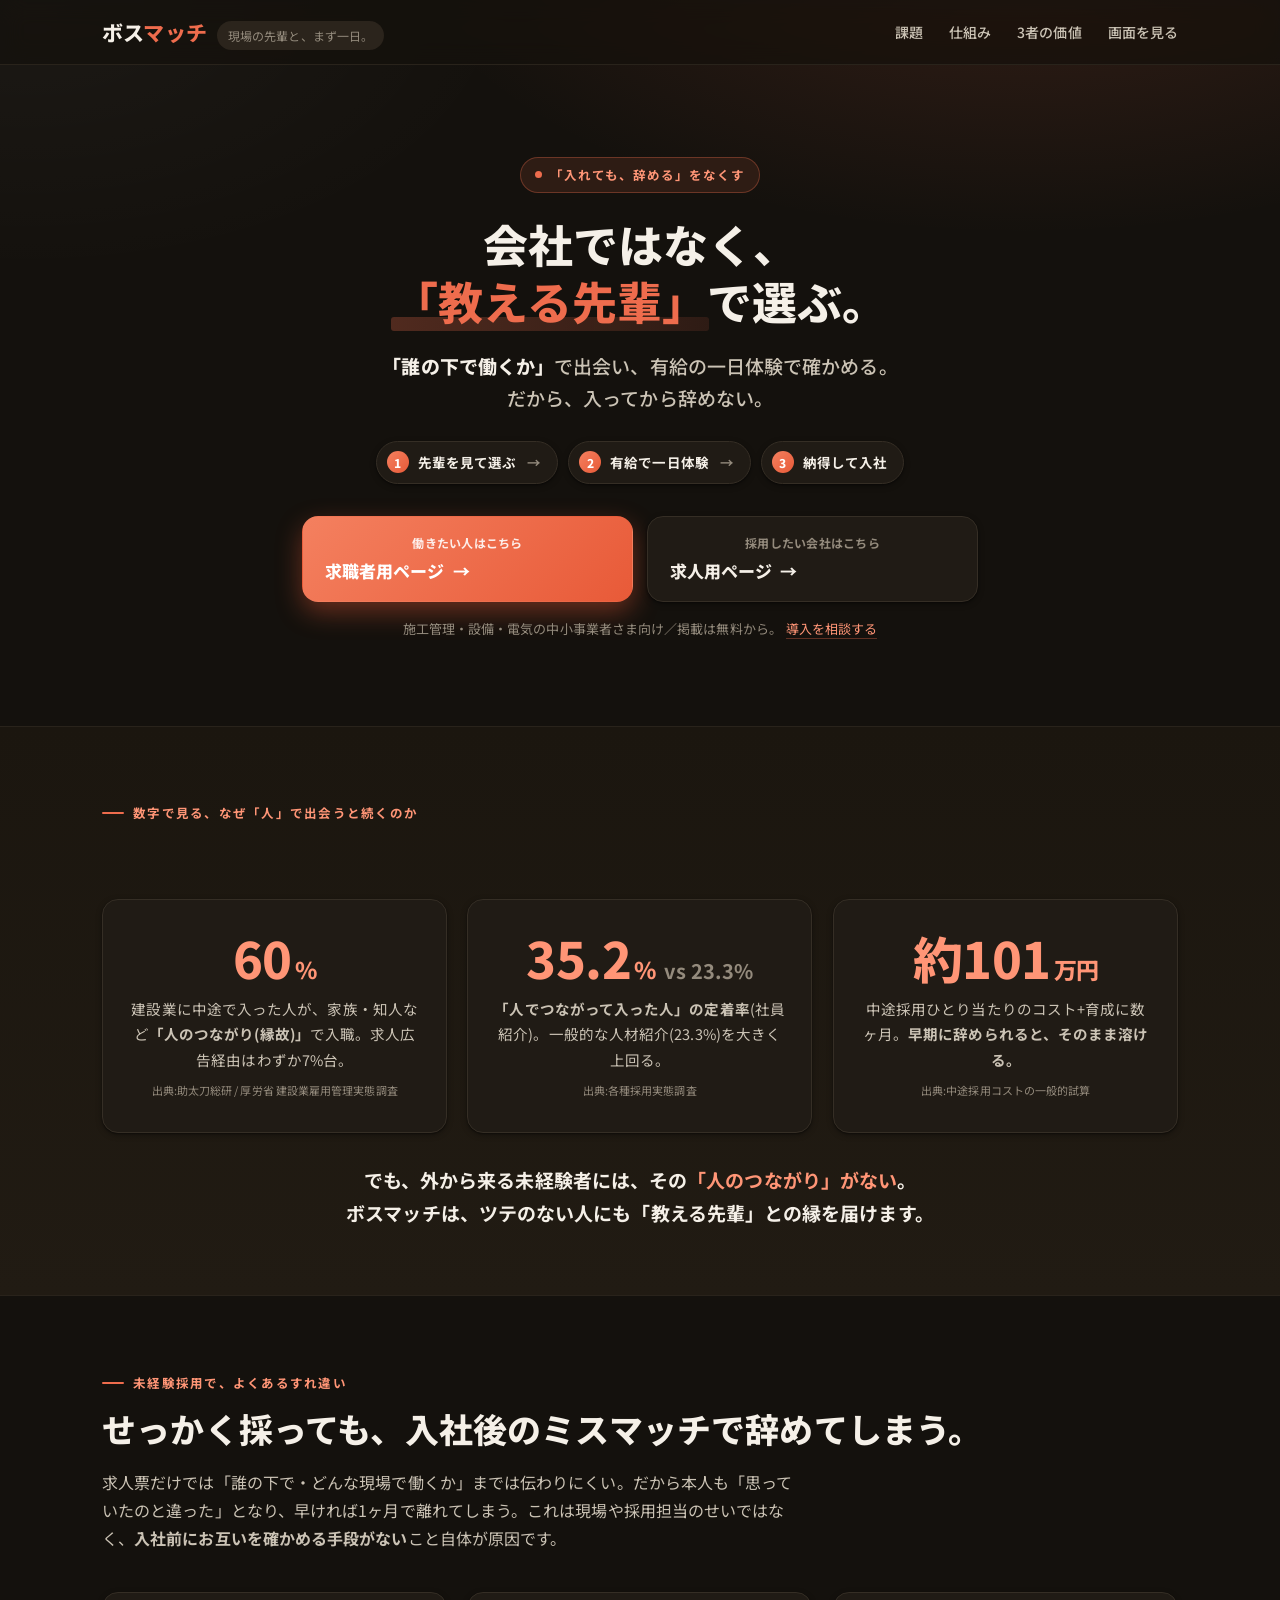
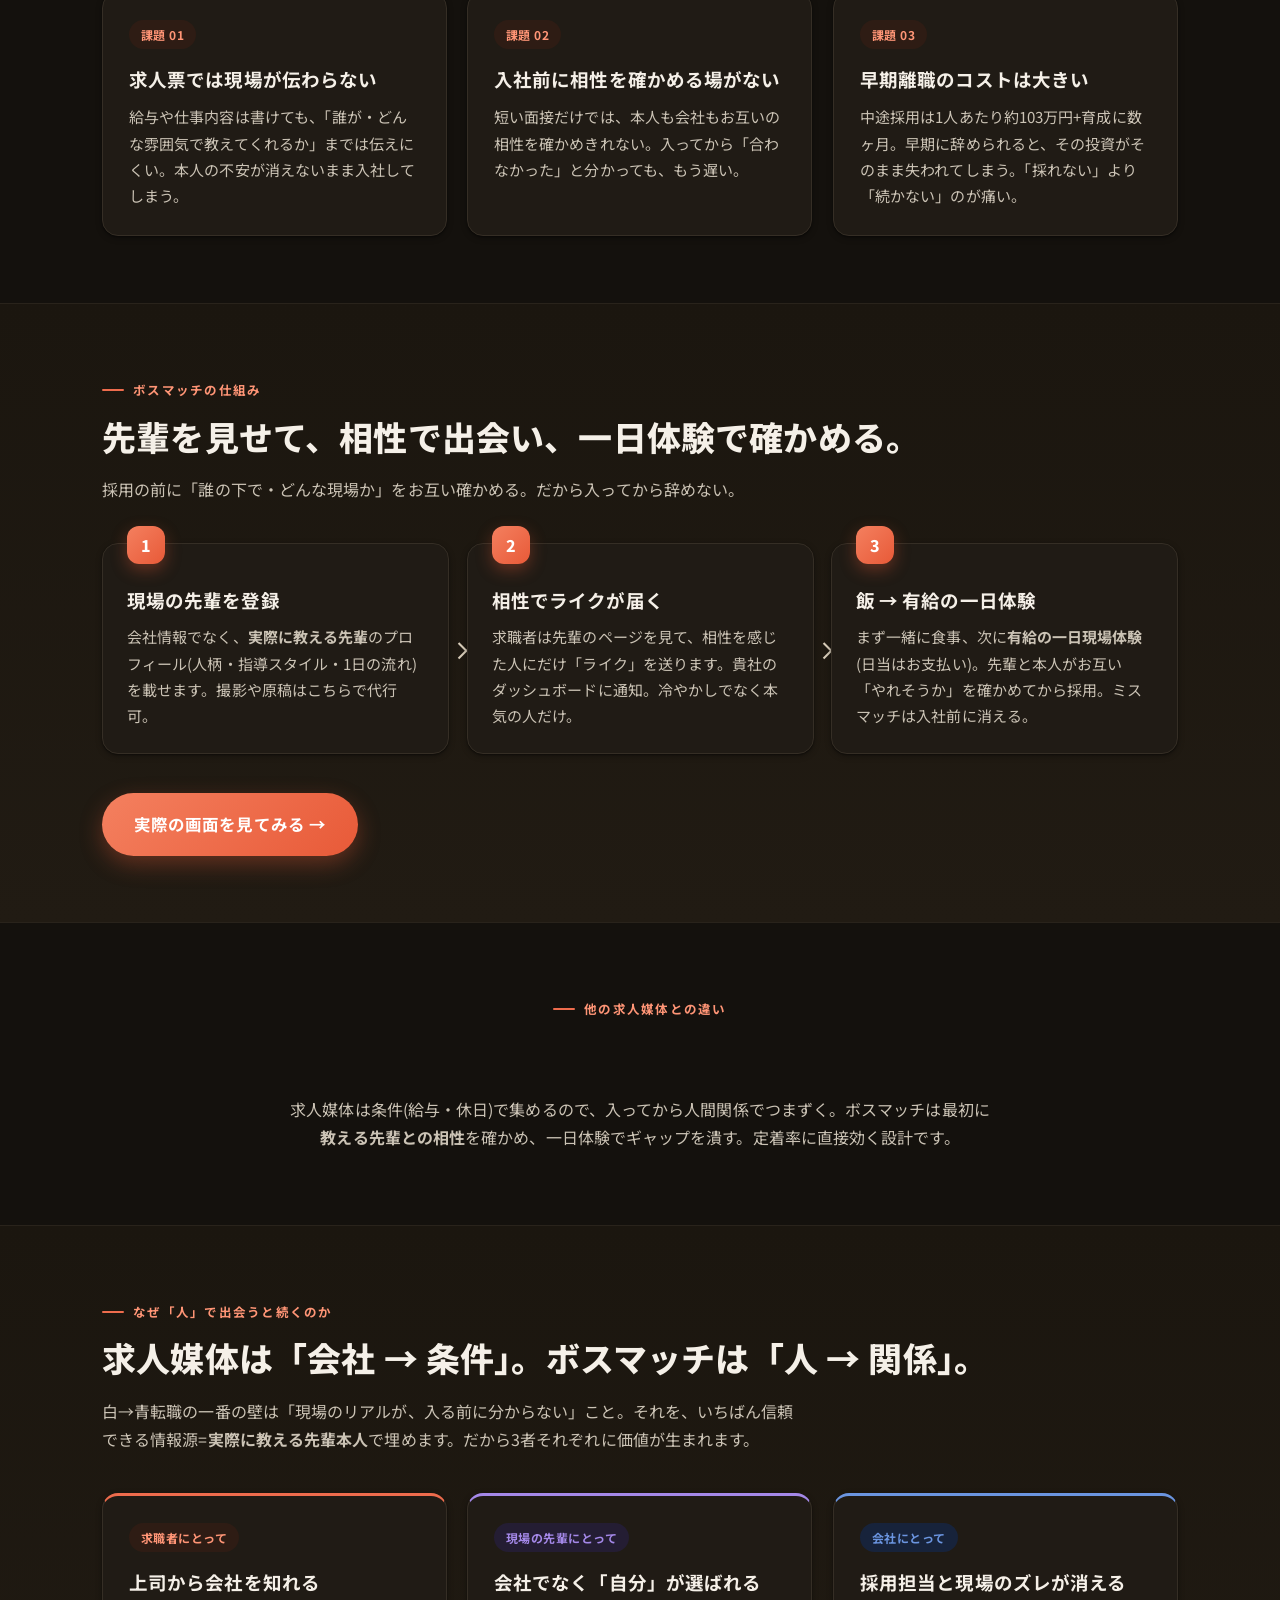
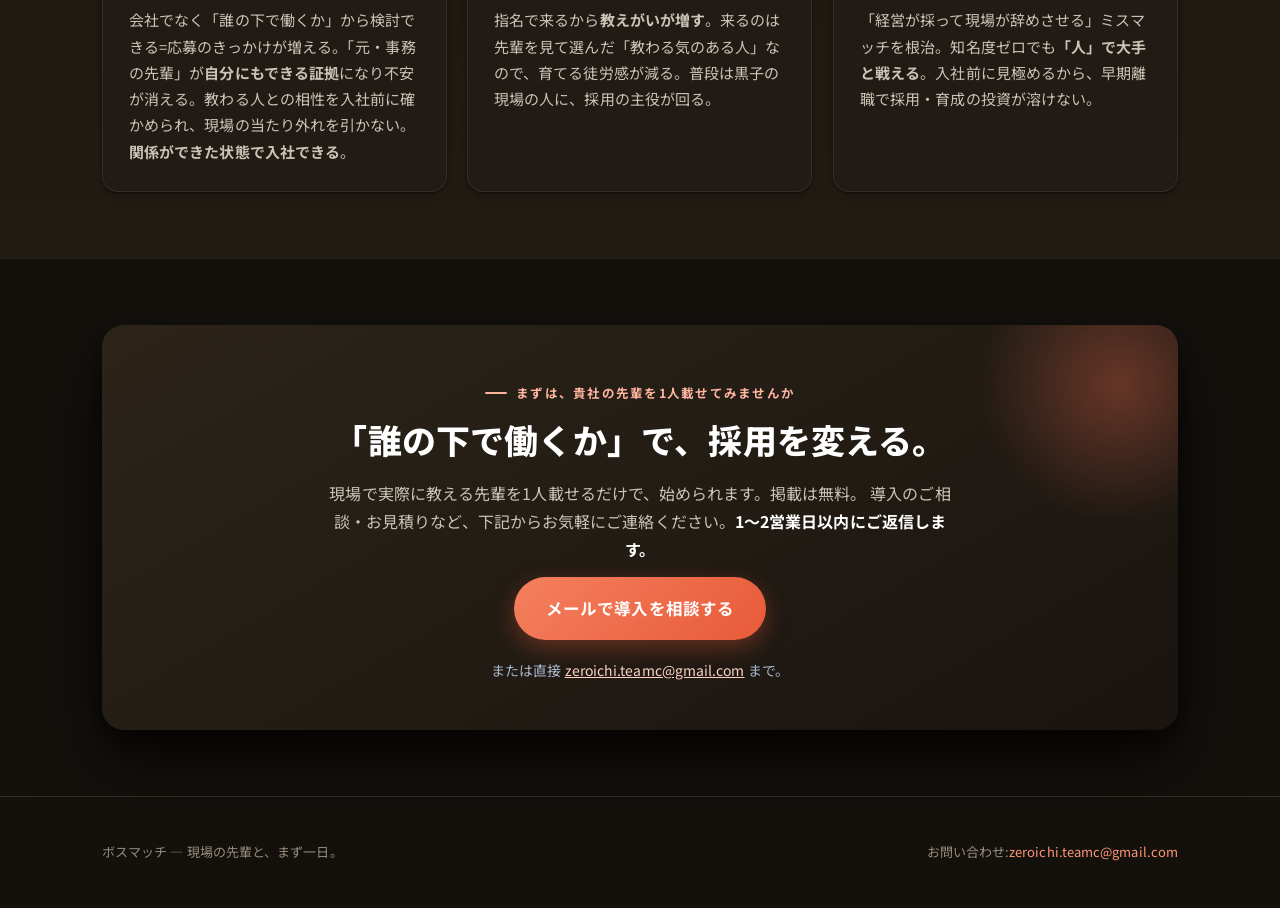
<file: index.html>
<!DOCTYPE html>
<html lang="ja">
<head>
<meta charset="utf-8">
<meta name="viewport" content="width=device-width, initial-scale=1">
<meta name="google-site-verification" content="MDZ4ReIEOUEKO-KMH30pqpUJMdGcXRpo6S4hasslqj8" />
<title>ボスマッチ｜「誰の下で働くか」で選ぶ、未経験採用</title>
<meta name="description" content="ボスマッチは、未経験採用の『入れても辞める』を、現場で実際に教える先輩との相性マッチング＋有給の一日職場体験でなくすサービスです。求人票でなく『人』で出会うから、入ってから辞めない。施工管理・設備・電気の中小事業者向け。">
<meta name="robots" content="index,follow">
<link rel="canonical" href="https://ikamentai1122.github.io/zeroichi-mockup/">
<!-- OGP -->
<meta property="og:type" content="website">
<meta property="og:title" content="ボスマッチ｜「誰の下で働くか」で選ぶ、未経験採用">
<meta property="og:description" content="未経験採用の『入れても辞める』を、教える先輩との相性＋有給の一日職場体験でなくす。求人票でなく『人』で出会う採用。">
<meta property="og:url" content="https://ikamentai1122.github.io/zeroichi-mockup/">
<meta property="og:site_name" content="ボスマッチ">
<meta property="og:locale" content="ja_JP">
<meta name="twitter:card" content="summary">
<link rel="stylesheet" href="styles.css">
<script>document.documentElement.classList.add("js");</script>
<script type="application/ld+json">
{
  "@context": "https://schema.org",
  "@graph": [
    {"@type": "Organization", "name": "ボスマッチ", "url": "https://ikamentai1122.github.io/zeroichi-mockup/", "description": "未経験採用の『入れても辞める』を、現場で実際に教える先輩との相性マッチング＋有給の一日職場体験でなくすサービス。", "areaServed": "福岡", "email": "zeroichi.teamc@gmail.com"},
    {"@type": "WebSite", "name": "ボスマッチ", "url": "https://ikamentai1122.github.io/zeroichi-mockup/", "inLanguage": "ja"}
  ]
}
</script>
</head>
<body>

<header class="site">
  <div class="wrap bar">
    <a class="brand" href="index.html">
      <span class="mark">ボス<em>マッチ</em></span>
      <span class="tag">現場の先輩と、まず一日。</span>
    </a>
    <nav class="navlinks">
      <a href="#problem">課題</a>
      <a href="#how">仕組み</a>
      <a href="#value">3者の価値</a>
      <a href="seekers.html">画面を見る</a>
    </nav>
  </div>
</header>

<!-- HERO -->
<section class="hero">
  <div class="wrap hero-grid">
    <div class="hero-copy">
      <span class="kicker">「入れても、辞める」をなくす</span>
      <h1>会社ではなく、<br><em>「教える先輩」</em>で選ぶ。</h1>
      <p class="hero-lead"><b>「誰の下で働くか」</b>で出会い、有給の一日体験で確かめる。<br>だから、入ってから辞めない。</p>
      <ol class="hero-flow">
        <li>先輩を見て選ぶ</li>
        <li>有給で一日体験</li>
        <li>納得して入社</li>
      </ol>
      <div class="cta-choice">
        <a class="choice choice-primary" href="seekers.html">
          <span class="ch-k">働きたい人はこちら</span>
          <span class="ch-t">求職者用ページ <span class="ch-arrow">→</span></span>
        </a>
        <a class="choice" href="employer.html">
          <span class="ch-k">採用したい会社はこちら</span>
          <span class="ch-t">求人用ページ <span class="ch-arrow">→</span></span>
        </a>
      </div>
      <p class="note">施工管理・設備・電気の中小事業者さま向け／掲載は無料から。<a href="#contact">導入を相談する</a></p>
    </div>
  </div>
</section>

<!-- STATS: なぜ人で出会うと続くのか(データ) -->
<section class="block alt">
  <div class="wrap">
    <p class="eyebrow" data-reveal style="justify-content:center">数字で見る、なぜ「人」で出会うと続くのか</p>
    <h2 class="section" data-reveal style="text-align:center">ブルーカラーは、昔から「人のつながり」で採る業界。</h2>
    <div class="stats">
      <div class="stat" data-reveal>
        <div class="n"><span data-count="61" data-dec="0">61</span><span class="u">%</span></div>
        <p class="l">建設業に中途で入った人が、家族・知人など<b>「人のつながり(縁故)」</b>で入職。求人広告経由はわずか7%台。</p>
        <p class="src">出典:助太刀総研 / 厚労省 建設業雇用管理実態調査</p>
      </div>
      <div class="stat d1" data-reveal>
        <div class="n"><span data-count="35.9" data-dec="1">35.9</span><span class="u">%</span><span class="vs">vs 23.3%</span></div>
        <p class="l"><b>「人でつながって入った人」の定着率</b>(社員紹介)。一般的な人材紹介(23.3%)を大きく上回る。</p>
        <p class="src">出典:各種採用実態調査</p>
      </div>
      <div class="stat d2" data-reveal>
        <div class="n">約<span data-count="103" data-dec="0">103</span><span class="u">万円</span></div>
        <p class="l">中途採用ひとり当たりのコスト+育成に数ヶ月。<b>早期に辞められると、そのまま溶ける。</b></p>
        <p class="src">出典:中途採用コストの一般的試算</p>
      </div>
    </div>
    <p class="stats-punch" data-reveal>
      でも、外から来る未経験者には、その<b>「人のつながり」がない</b>。<br>
      ボスマッチは、ツテのない人にも「教える先輩」との縁を届けます。
    </p>
  </div>
</section>

<!-- PROBLEM -->
<section class="block" id="problem">
  <div class="wrap">
    <p class="eyebrow" data-reveal>未経験採用で、よくあるすれ違い</p>
    <h2 class="section" data-reveal>せっかく採っても、入社後のミスマッチで辞めてしまう。</h2>
    <p class="section-lead" data-reveal>求人票だけでは「誰の下で・どんな現場で働くか」までは伝わりにくい。だから本人も「思っていたのと違った」となり、早ければ1ヶ月で離れてしまう。これは現場や採用担当のせいではなく、<b>入社前にお互いを確かめる手段がない</b>こと自体が原因です。</p>
    <div class="cols">
      <div class="card" data-reveal>
        <div class="ix">課題 01</div>
        <h3>求人票では現場が伝わらない</h3>
        <p>給与や仕事内容は書けても、「誰が・どんな雰囲気で教えてくれるか」までは伝えにくい。本人の不安が消えないまま入社してしまう。</p>
      </div>
      <div class="card d1" data-reveal>
        <div class="ix">課題 02</div>
        <h3>入社前に相性を確かめる場がない</h3>
        <p>短い面接だけでは、本人も会社もお互いの相性を確かめきれない。入ってから「合わなかった」と分かっても、もう遅い。</p>
      </div>
      <div class="card d2" data-reveal>
        <div class="ix">課題 03</div>
        <h3>早期離職のコストは大きい</h3>
        <p>中途採用は1人あたり約103万円+育成に数ヶ月。早期に辞められると、その投資がそのまま失われてしまう。「採れない」より「続かない」のが痛い。</p>
      </div>
    </div>
  </div>
</section>

<!-- HOW IT WORKS -->
<section class="block alt" id="how">
  <div class="wrap">
    <p class="eyebrow" data-reveal>ボスマッチの仕組み</p>
    <h2 class="section" data-reveal>先輩を見せて、相性で出会い、一日体験で確かめる。</h2>
    <p class="section-lead" data-reveal>採用の前に「誰の下で・どんな現場か」をお互い確かめる。だから入ってから辞めない。</p>
    <div class="steps">
      <div class="step" data-reveal>
        <h3>現場の先輩を登録</h3>
        <p>会社情報でなく、<b>実際に教える先輩</b>のプロフィール(人柄・指導スタイル・1日の流れ)を載せます。撮影や原稿はこちらで代行可。</p>
      </div>
      <div class="step d1" data-reveal>
        <h3>相性でライクが届く</h3>
        <p>求職者は先輩のページを見て、相性を感じた人にだけ「ライク」を送ります。貴社のダッシュボードに通知。冷やかしでなく本気の人だけ。</p>
      </div>
      <div class="step d2" data-reveal>
        <h3>飯 → 有給の一日体験</h3>
        <p>まず一緒に食事、次に<b>有給の一日現場体験</b>(日当はお支払い)。先輩と本人がお互い「やれそうか」を確かめてから採用。ミスマッチは入社前に消える。</p>
      </div>
    </div>
    <div style="margin-top:38px" data-reveal>
      <a class="btn btn-primary btn-lg" href="seekers.html">実際の画面を見てみる →</a>
    </div>
  </div>
</section>

<!-- WHY -->
<section class="block">
  <div class="wrap narrow" style="text-align:center">
    <p class="eyebrow" data-reveal>他の求人媒体との違い</p>
    <h2 class="section" data-reveal>「条件」でなく「人」で出会うから、続く。</h2>
    <p class="section-lead" style="margin:0 auto 8px" data-reveal>求人媒体は条件(給与・休日)で集めるので、入ってから人間関係でつまずく。ボスマッチは最初に<b>教える先輩との相性</b>を確かめ、一日体験でギャップを潰す。定着率に直接効く設計です。</p>
  </div>
</section>

<!-- VALUE / 魅力 -->
<section class="block alt" id="value">
  <div class="wrap">
    <p class="eyebrow" data-reveal>なぜ「人」で出会うと続くのか</p>
    <h2 class="section" data-reveal>求人媒体は「会社 → 条件」。ボスマッチは「人 → 関係」。</h2>
    <p class="section-lead" data-reveal>白→青転職の一番の壁は「現場のリアルが、入る前に分からない」こと。それを、いちばん信頼できる情報源=<b>実際に教える先輩本人</b>で埋めます。だから3者それぞれに価値が生まれます。</p>
    <div class="cols">
      <div class="card v-seeker" data-reveal>
        <div class="ix">求職者にとって</div>
        <h3>上司から会社を知れる</h3>
        <p>会社でなく「誰の下で働くか」から検討できる=応募のきっかけが増える。「元・事務の先輩」が<b>自分にもできる証拠</b>になり不安が消える。教わる人との相性を入社前に確かめられ、現場の当たり外れを引かない。<b>関係ができた状態で入社できる</b>。</p>
      </div>
      <div class="card v-mentor d1" data-reveal>
        <div class="ix">現場の先輩にとって</div>
        <h3>会社でなく「自分」が選ばれる</h3>
        <p>指名で来るから<b>教えがいが増す</b>。来るのは先輩を見て選んだ「教わる気のある人」なので、育てる徒労感が減る。普段は黒子の現場の人に、採用の主役が回る。</p>
      </div>
      <div class="card v-company d2" data-reveal>
        <div class="ix">会社にとって</div>
        <h3>採用担当と現場のズレが消える</h3>
        <p>「経営が採って現場が辞めさせる」ミスマッチを根治。知名度ゼロでも<b>「人」で大手と戦える</b>。入社前に見極めるから、早期離職で採用・育成の投資が溶けない。</p>
      </div>
    </div>
  </div>
</section>

<!-- CONTACT -->
<section class="block" id="contact">
  <div class="wrap">
    <div class="ctaband" style="text-align:center" data-reveal>
      <p class="eyebrow">まずは、貴社の先輩を1人載せてみませんか</p>
      <h2 class="section">「誰の下で働くか」で、採用を変える。</h2>
      <p class="section-lead" style="margin:0 auto 14px;max-width:640px">
        現場で実際に教える先輩を1人載せるだけで、始められます。掲載は無料。
        導入のご相談・お見積りなど、下記からお気軽にご連絡ください。<b style="color:#fff">1〜2営業日以内にご返信します。</b>
      </p>
      <a class="btn btn-primary btn-lg"
         href="mailto:zeroichi.teamc@gmail.com?subject=%E3%83%9C%E3%82%B9%E3%83%9E%E3%83%83%E3%83%81%E5%B0%8E%E5%85%A5%E3%81%AE%E3%81%94%E7%9B%B8%E8%AB%87&body=%0A%E2%96%A0%E4%BC%9A%E7%A4%BE%E5%90%8D%EF%BC%9A%0A%E2%96%A0%E6%A5%AD%E7%A8%AE%EF%BC%88%E6%96%BD%E5%B7%A5%E7%AE%A1%E7%90%86%2F%E8%A8%AD%E5%82%99%2F%E9%9B%BB%E6%B0%97%E3%81%AA%E3%81%A9%EF%BC%89%EF%BC%9A%0A%E2%96%A0%E3%81%94%E6%8B%85%E5%BD%93%E8%80%85%E5%90%8D%EF%BC%9A%0A%E2%96%A0%E3%81%94%E9%80%A3%E7%B5%A1%E5%85%88%EF%BC%9A%0A%0A%E2%96%A0%E3%81%94%E7%94%A8%E4%BB%B6%EF%BC%9A%0A%E3%83%BB%E5%85%88%E8%BC%A9%E3%82%921%E4%BA%BA%E8%BC%89%E3%81%9B%E3%81%A6%E3%81%BF%E3%81%9F%E3%81%84%0A%E3%83%BB%E8%A9%B3%E3%81%97%E3%81%8F%E8%A9%B1%E3%82%92%E8%81%9E%E3%81%8D%E3%81%9F%E3%81%84%0A">
        メールで導入を相談する
      </a>
      <p style="margin:18px 0 0;font-size:14px;color:#aab7cb;position:relative">
        または直接 <a href="mailto:zeroichi.teamc@gmail.com" style="color:#ffd2c4">zeroichi.teamc@gmail.com</a> まで。
      </p>
    </div>
  </div>
</section>

<footer class="site">
  <div class="wrap">
    <span>ボスマッチ — 現場の先輩と、まず一日。</span>
    <span>お問い合わせ:<a href="mailto:zeroichi.teamc@gmail.com">zeroichi.teamc@gmail.com</a></span>
  </div>
</footer>

<script src="ui.js"></script>
</body>
</html>
</file>
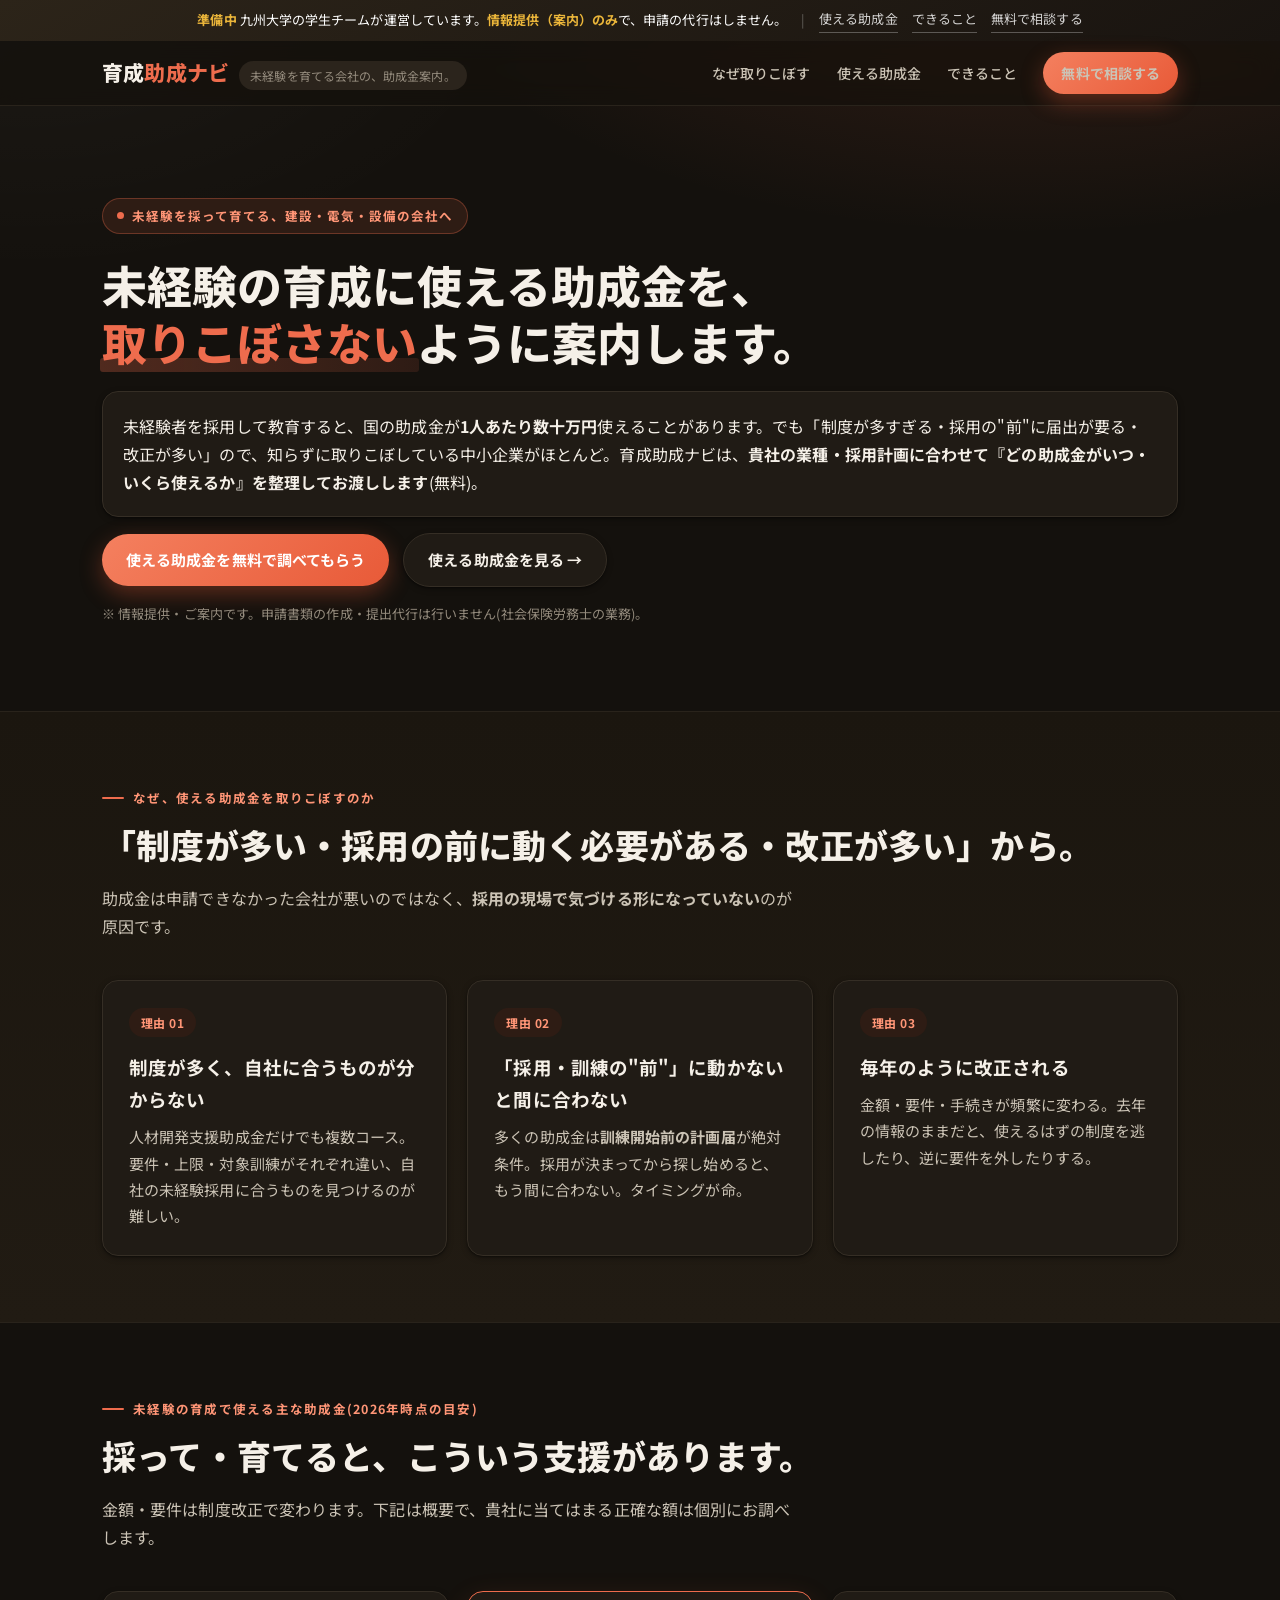
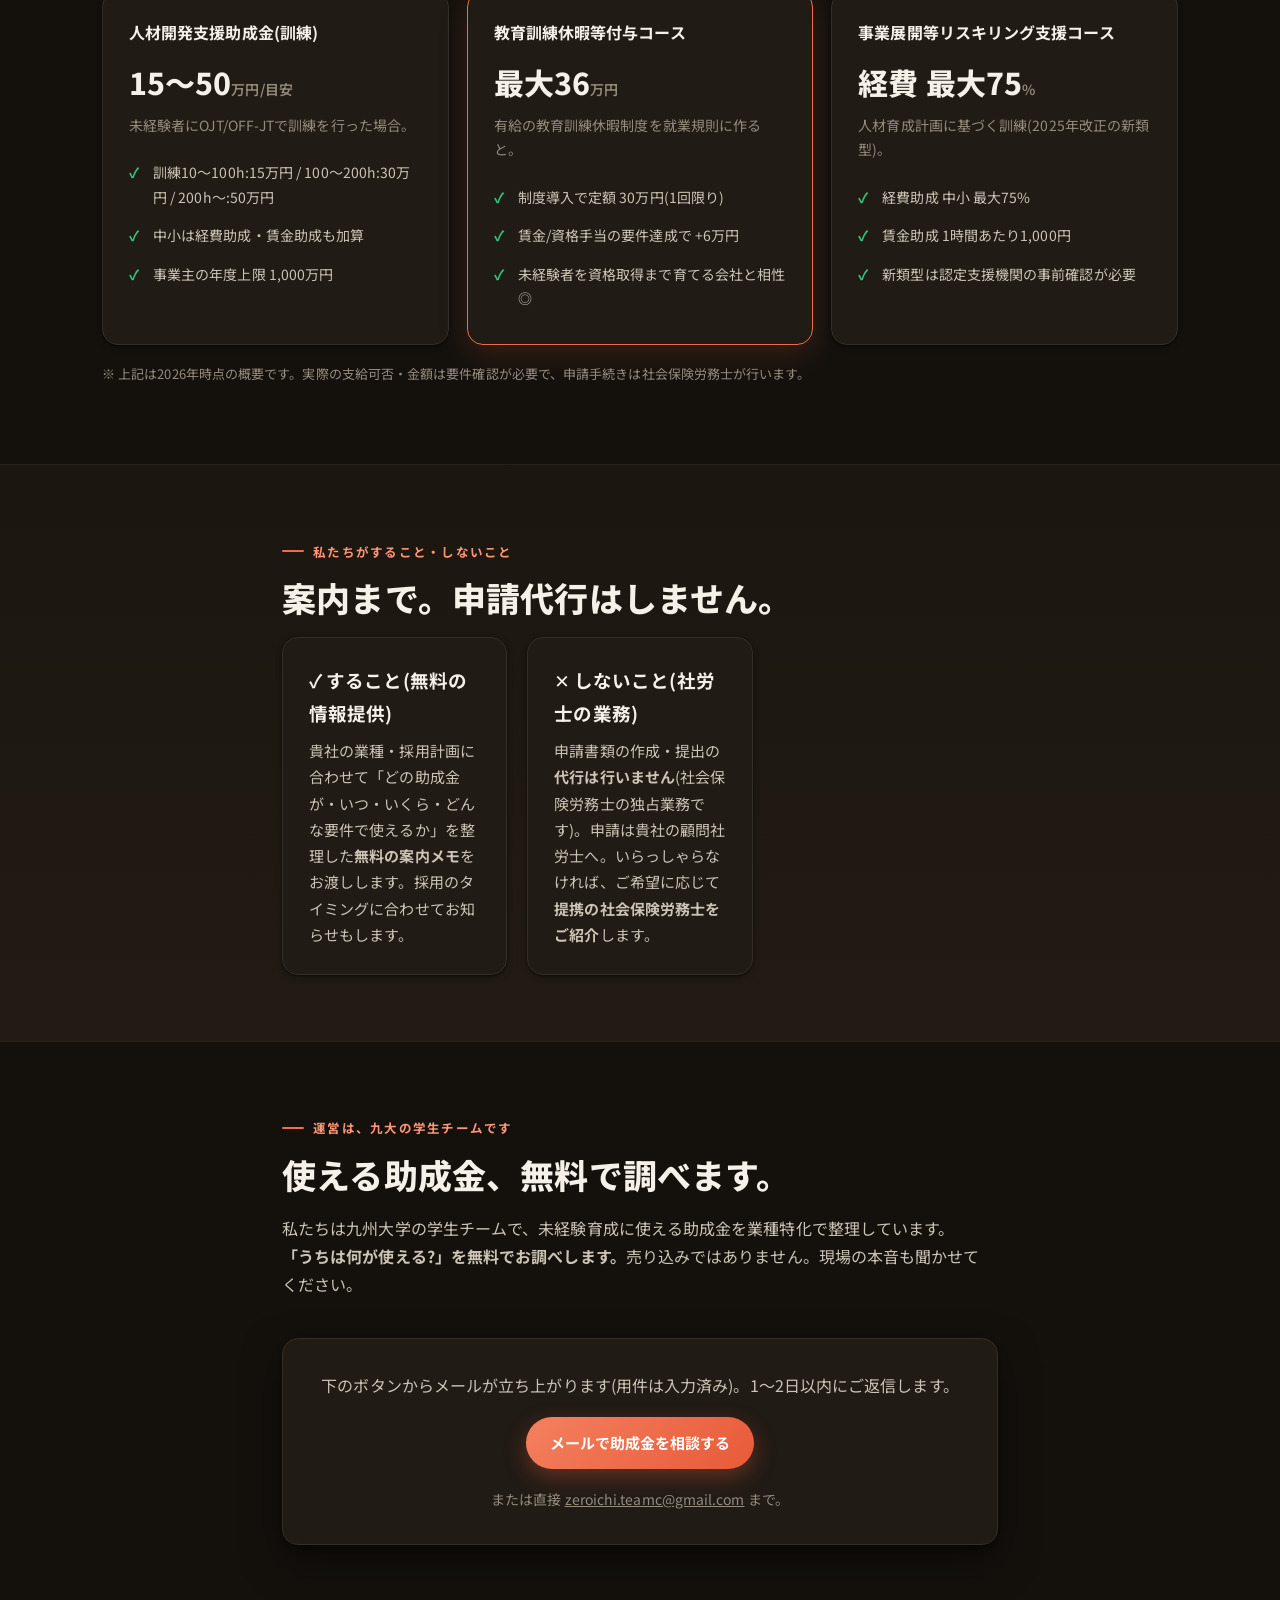
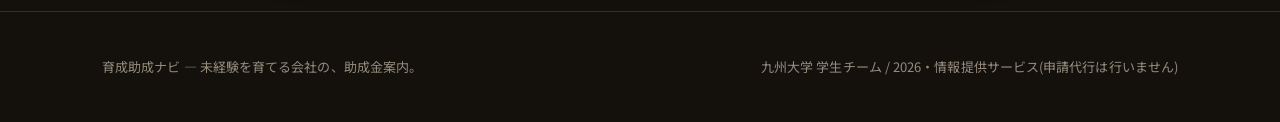
<file: subsidy/index.html>
<!DOCTYPE html>
<html lang="ja">
<head>
<meta charset="utf-8">
<meta name="viewport" content="width=device-width, initial-scale=1">
<title>育成助成ナビ｜未経験の育成に使える助成金を、業種特化で案内</title>
<meta name="description" content="未経験を採って育てる建設・電気・設備の中小事業者向けに、人材開発支援助成金など『使える助成金がいつ・いくら使えるか』を業種特化で整理してお渡しします（無料・情報提供）。申請代行はしません（社労士の業務）。九州大学の学生チームが運営。">
<meta name="robots" content="index,follow">
<link rel="canonical" href="https://ikamentai1122.github.io/zeroichi-mockup/subsidy/">
<meta property="og:type" content="website">
<meta property="og:title" content="育成助成ナビ｜未経験の育成に使える助成金を案内">
<meta property="og:description" content="未経験を採って育てる中小事業者向けに『使える助成金がいつ・いくら』を無料で整理してお渡しします。申請代行はしません（社労士の業務）。九大の学生チーム運営。">
<meta property="og:url" content="https://ikamentai1122.github.io/zeroichi-mockup/subsidy/">
<meta property="og:site_name" content="育成助成ナビ">
<meta property="og:locale" content="ja_JP">
<meta name="twitter:card" content="summary">
<link rel="stylesheet" href="../styles.css">
<script type="application/ld+json">
{
  "@context": "https://schema.org",
  "@graph": [
    {"@type": "Organization", "name": "育成助成ナビ", "url": "https://ikamentai1122.github.io/zeroichi-mockup/subsidy/", "description": "未経験を採って育てる建設・電気・設備の中小事業者向けに、使える助成金を業種特化で案内する無料の情報サービス。申請代行は行わない。九州大学の学生チームが運営。", "areaServed": "福岡", "email": "zeroichi.teamc@gmail.com"},
    {"@type": "WebSite", "name": "育成助成ナビ", "url": "https://ikamentai1122.github.io/zeroichi-mockup/subsidy/", "inLanguage": "ja"}
  ]
}
</script>
</head>
<body>

<div class="demobar">
  <span><b>準備中</b> 九州大学の学生チームが運営しています。<b>情報提供（案内）のみ</b>で、申請の代行はしません。</span>
  <span class="sep">|</span>
  <a href="#list">使える助成金</a>
  <a href="#scope">できること</a>
  <a href="#contact">無料で相談する</a>
</div>

<header class="site">
  <div class="wrap bar">
    <a class="brand" href="index.html">
      <span class="mark">育成<em>助成ナビ</em></span>
      <span class="tag">未経験を育てる会社の、助成金案内。</span>
    </a>
    <nav class="navlinks">
      <a href="#why">なぜ取りこぼす</a>
      <a href="#list">使える助成金</a>
      <a href="#scope">できること</a>
      <a class="btn btn-primary btn-sm" href="#contact">無料で相談する</a>
    </nav>
  </div>
</header>

<!-- HERO -->
<section class="hero">
  <div class="wrap">
    <span class="kicker">未経験を採って育てる、建設・電気・設備の会社へ</span>
    <h1>未経験の育成に使える助成金を、<br><em>取りこぼさない</em>ように案内します。</h1>
    <p class="lead">
      未経験者を採用して教育すると、国の助成金が<b>1人あたり数十万円</b>使えることがあります。でも「制度が多すぎる・採用の"前"に届出が要る・改正が多い」ので、知らずに取りこぼしている中小企業がほとんど。育成助成ナビは、<b>貴社の業種・採用計画に合わせて『どの助成金がいつ・いくら使えるか』を整理してお渡しします</b>(無料)。
    </p>
    <div class="cta-row">
      <a class="btn btn-primary" href="#contact">使える助成金を無料で調べてもらう</a>
      <a class="btn btn-ghost" href="#list">使える助成金を見る →</a>
    </div>
    <p class="note">※ 情報提供・ご案内です。申請書類の作成・提出代行は行いません(社会保険労務士の業務)。</p>
  </div>
</section>

<!-- WHY 取りこぼす -->
<section class="block alt" id="why">
  <div class="wrap">
    <p class="eyebrow">なぜ、使える助成金を取りこぼすのか</p>
    <h2 class="section">「制度が多い・採用の前に動く必要がある・改正が多い」から。</h2>
    <p class="section-lead">助成金は申請できなかった会社が悪いのではなく、<b>採用の現場で気づける形になっていない</b>のが原因です。</p>
    <div class="cols">
      <div class="card">
        <div class="ix">理由 01</div>
        <h3>制度が多く、自社に合うものが分からない</h3>
        <p>人材開発支援助成金だけでも複数コース。要件・上限・対象訓練がそれぞれ違い、自社の未経験採用に合うものを見つけるのが難しい。</p>
      </div>
      <div class="card">
        <div class="ix">理由 02</div>
        <h3>「採用・訓練の"前"」に動かないと間に合わない</h3>
        <p>多くの助成金は<b>訓練開始前の計画届</b>が絶対条件。採用が決まってから探し始めると、もう間に合わない。タイミングが命。</p>
      </div>
      <div class="card">
        <div class="ix">理由 03</div>
        <h3>毎年のように改正される</h3>
        <p>金額・要件・手続きが頻繁に変わる。去年の情報のままだと、使えるはずの制度を逃したり、逆に要件を外したりする。</p>
      </div>
    </div>
  </div>
</section>

<!-- 使える助成金リスト -->
<section class="block" id="list">
  <div class="wrap">
    <p class="eyebrow">未経験の育成で使える主な助成金(2026年時点の目安)</p>
    <h2 class="section">採って・育てると、こういう支援があります。</h2>
    <p class="section-lead">金額・要件は制度改正で変わります。下記は概要で、貴社に当てはまる正確な額は個別にお調べします。</p>
    <div class="price-grid">
      <div class="plan">
        <div class="pname">人材開発支援助成金(訓練)</div>
        <div class="pprice">15〜50<small>万円/目安</small></div>
        <p style="color:var(--muted);font-size:14px;margin:0">未経験者にOJT/OFF-JTで訓練を行った場合。</p>
        <ul>
          <li>訓練10〜100h:15万円 / 100〜200h:30万円 / 200h〜:50万円</li>
          <li>中小は経費助成・賃金助成も加算</li>
          <li>事業主の年度上限 1,000万円</li>
        </ul>
      </div>
      <div class="plan featured">
        <div class="pname">教育訓練休暇等付与コース</div>
        <div class="pprice">最大36<small>万円</small></div>
        <p style="color:var(--muted);font-size:14px;margin:0">有給の教育訓練休暇制度を就業規則に作ると。</p>
        <ul>
          <li>制度導入で定額 30万円(1回限り)</li>
          <li>賃金/資格手当の要件達成で +6万円</li>
          <li>未経験者を資格取得まで育てる会社と相性◎</li>
        </ul>
      </div>
      <div class="plan">
        <div class="pname">事業展開等リスキリング支援コース</div>
        <div class="pprice">経費 最大75<small>%</small></div>
        <p style="color:var(--muted);font-size:14px;margin:0">人材育成計画に基づく訓練(2025年改正の新類型)。</p>
        <ul>
          <li>経費助成 中小 最大75%</li>
          <li>賃金助成 1時間あたり1,000円</li>
          <li>新類型は認定支援機関の事前確認が必要</li>
        </ul>
      </div>
    </div>
    <p class="price-note">※ 上記は2026年時点の概要です。実際の支給可否・金額は要件確認が必要で、申請手続きは社会保険労務士が行います。</p>
  </div>
</section>

<!-- できること / できないこと（法務ライン明示） -->
<section class="block alt" id="scope">
  <div class="wrap narrow">
    <p class="eyebrow">私たちがすること・しないこと</p>
    <h2 class="section">案内まで。申請代行はしません。</h2>
    <div class="cols" style="margin-top:8px">
      <div class="card">
        <h3>✓ すること(無料の情報提供)</h3>
        <p>貴社の業種・採用計画に合わせて「どの助成金が・いつ・いくら・どんな要件で使えるか」を整理した<b>無料の案内メモ</b>をお渡しします。採用のタイミングに合わせてお知らせもします。</p>
      </div>
      <div class="card">
        <h3>✕ しないこと(社労士の業務)</h3>
        <p>申請書類の作成・提出の<b>代行は行いません</b>(社会保険労務士の独占業務です)。申請は貴社の顧問社労士へ。いらっしゃらなければ、ご希望に応じて<b>提携の社会保険労務士をご紹介</b>します。</p>
      </div>
    </div>
  </div>
</section>

<!-- CONTACT -->
<section class="block" id="contact">
  <div class="wrap narrow">
    <p class="eyebrow">運営は、九大の学生チームです</p>
    <h2 class="section">使える助成金、無料で調べます。</h2>
    <p class="section-lead">
      私たちは九州大学の学生チームで、未経験育成に使える助成金を業種特化で整理しています。
      <b>「うちは何が使える?」を無料でお調べします。</b>売り込みではありません。現場の本音も聞かせてください。
    </p>
    <div class="formcard" style="text-align:center">
      <p style="margin:0 0 18px;color:var(--ink-soft)">下のボタンからメールが立ち上がります(用件は入力済み)。1〜2日以内にご返信します。</p>
      <a class="btn btn-primary"
         href="mailto:zeroichi.teamc@gmail.com?subject=%E5%8A%A9%E6%88%90%E9%87%91%E3%81%AE%E7%84%A1%E6%96%99%E6%A1%88%E5%86%85%E3%81%AB%E3%81%A4%E3%81%84%E3%81%A6&body=%0A%E2%96%A0%E4%BC%9A%E7%A4%BE%E5%90%8D%EF%BC%9A%0A%E2%96%A0%E6%A5%AD%E7%A8%AE%EF%BC%88%E5%BB%BA%E8%A8%AD%2F%E9%9B%BB%E6%B0%97%2F%E8%A8%AD%E5%82%99%E3%81%AA%E3%81%A9%EF%BC%89%EF%BC%9A%0A%E2%96%A0%E5%BE%93%E6%A5%AD%E5%93%A1%E6%95%B0%EF%BC%9A%0A%E2%96%A0%E3%81%94%E6%8B%85%E5%BD%93%E8%80%85%E5%90%8D%EF%BC%9A%0A%0A%E2%96%A0%E7%9B%B4%E8%BF%91%E3%81%A7%E6%9C%AA%E7%B5%8C%E9%A8%93%E3%82%92%E6%8E%A1%E3%81%A3%E3%81%9F%EF%BC%88%E3%81%BE%E3%81%9F%E3%81%AF%E4%BB%8A%E5%BE%8C%E6%8E%A1%E3%82%8B%EF%BC%89%E4%BA%88%E5%AE%9A%EF%BC%9A%E3%81%82%E3%82%8B%EF%BC%8F%E3%81%AA%E3%81%84%0A%E2%96%A0%E8%81%9E%E3%81%8D%E3%81%9F%E3%81%84%E3%81%93%E3%81%A8%EF%BC%9A%0A">
        メールで助成金を相談する
      </a>
      <p style="margin:18px 0 0;font-size:14px;color:var(--muted)">
        または直接 <a href="mailto:zeroichi.teamc@gmail.com">zeroichi.teamc@gmail.com</a> まで。
      </p>
    </div>
  </div>
</section>

<footer class="site">
  <div class="wrap">
    <span>育成助成ナビ — 未経験を育てる会社の、助成金案内。</span>
    <span>九州大学 学生チーム / 2026・情報提供サービス(申請代行は行いません)</span>
  </div>
</footer>

</body>
</html>
</file>
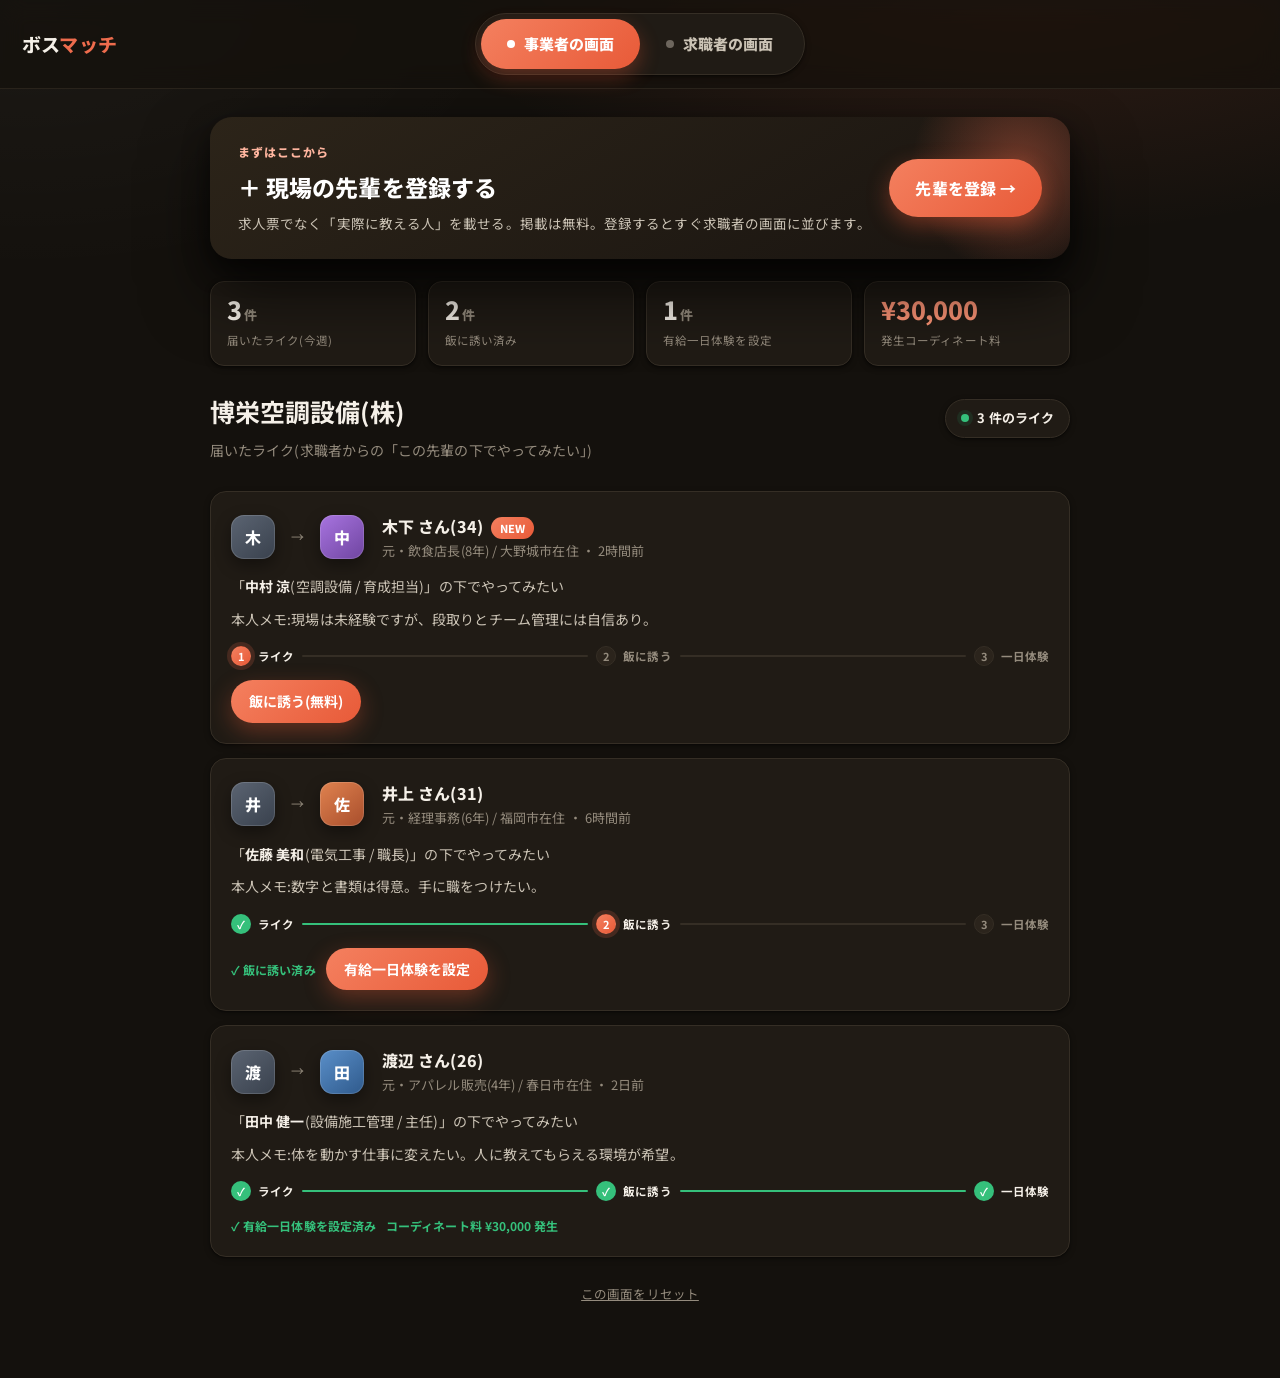
<file: employer.html>
<!DOCTYPE html>
<html lang="ja">
<head>
<meta charset="utf-8">
<meta name="viewport" content="width=device-width, initial-scale=1">
<meta name="robots" content="noindex">
<title>ボスマッチ — 事業者ダッシュボード</title>
<link rel="stylesheet" href="styles.css">
</head>
<body>

<!-- big view switch -->
<div class="viewswitch-wrap">
  <a class="vs-home" href="index.html">ボス<em>マッチ</em></a>
  <div class="viewswitch">
    <a href="employer.html" class="active"><span class="vs-dot"></span>事業者の画面</a>
    <a href="seekers.html"><span class="vs-dot"></span>求職者の画面</a>
  </div>
</div>

<main class="appshell">
  <!-- big register CTA -->
  <a class="regcta" href="register.html">
    <div class="rc-body">
      <div class="rc-k">まずはここから</div>
      <div class="rc-t">＋ 現場の先輩を登録する</div>
      <div class="rc-sub">求人票でなく「実際に教える人」を載せる。掲載は無料。登録するとすぐ求職者の画面に並びます。</div>
    </div>
    <span class="rc-btn">先輩を登録 →</span>
  </a>

  <!-- traction KPIs -->
  <div class="kpis" id="kpis"></div>

  <div class="apphead">
    <div>
      <h1 id="bizname"></h1>
      <p class="sub">届いたライク(求職者からの「この先輩の下でやってみたい」)</p>
    </div>
    <span class="bizchip"><span class="dot"></span> <span id="cnt"></span></span>
  </div>

  <div class="leads" id="leads"></div>

  <p style="margin-top:26px;font-size:12.5px;color:var(--muted);text-align:center">
    <a href="#" onclick="resetDemo();return false;" style="color:var(--muted)">この画面をリセット</a>
  </p>
</main>

<!-- action modal -->
<div class="modal-bg" id="modalbg">
  <div class="modal" id="modal"></div>
</div>

<script src="app.js"></script>
<script>
  document.getElementById("bizname").textContent = BIZ.name;
  const COORD_FEE = 30000; // 有給一日体験のコーディネート料

  // 商談で「生きている」画面に見せるため、複数ステージのライクを用意。
  // seed:true のリードは「別の求職者から届いた」ダッシュボードの土台。
  // 求職者アプリ側でリロードしても消えず、本人が送ったライク(seed なし)だけが増える。
  (function seed() {
    const likes = loadLikes();
    if (!likes.some(l => l.seed)) {
      const mins = m => new Date(Date.now() - m * 60000).toISOString();
      const seedLeads = [
        { mentorId: "m1", seed: true, seeker: { name: "渡辺 さん(26)", prev: "元・アパレル販売(4年) / 春日市在住", note: "体を動かす仕事に変えたい。人に教えてもらえる環境が希望。" }, at: mins(60 * 48), status: "trial" },
        { mentorId: "m2", seed: true, seeker: { name: "井上 さん(31)", prev: "元・経理事務(6年) / 福岡市在住", note: "数字と書類は得意。手に職をつけたい。" }, at: mins(60 * 6), status: "meal" },
        { mentorId: "m4", seed: true, seeker: { name: "木下 さん(34)", prev: "元・飲食店長(8年) / 大野城市在住", note: "現場は未経験ですが、段取りとチーム管理には自信あり。" }, at: mins(95), status: "new" },
      ];
      // 既存(=本人が送ったライク)は末尾に温存して、シードは土台として先頭へ。
      saveLikes(seedLeads.concat(likes.filter(l => !l.seed)));
    }
  })();

  const leadsEl = document.getElementById("leads");
  const modalbg = document.getElementById("modalbg");
  const modal = document.getElementById("modal");

  // 求職者アバターはニュートラルなスレート系で先輩と区別
  function seekerFill() { return "linear-gradient(140deg,#5b6472,#39414d)"; }

  function fmt(iso) {
    const d = new Date(iso), now = new Date();
    const mins = Math.round((now - d) / 60000);
    if (mins < 1) return "たった今";
    if (mins < 60) return mins + "分前";
    const h = Math.round(mins / 60);
    if (h < 24) return h + "時間前";
    return Math.round(h / 24) + "日前";
  }

  function renderKpis() {
    const likes = loadLikes();
    const meals = likes.filter(l => l.status === "meal" || l.status === "trial").length;
    const trials = likes.filter(l => l.status === "trial").length;
    const revenue = trials * COORD_FEE;
    const tiles = [
      { v: likes.length, u: "件", l: "届いたライク(今週)" },
      { v: meals, u: "件", l: "飯に誘い済み" },
      { v: trials, u: "件", l: "有給一日体験を設定" },
      { v: "¥" + revenue.toLocaleString(), u: "", l: "発生コーディネート料", accent: true },
    ];
    document.getElementById("kpis").innerHTML = tiles.map(t => `
      <div class="kpi ${t.accent ? "accent" : ""}">
        <div class="kv">${t.v}${t.u ? `<small>${t.u}</small>` : ""}</div>
        <div class="kl">${t.l}</div>
      </div>`).join("");
  }

  function pipeline(status) {
    const idx = status === "new" ? 1 : status === "meal" ? 2 : 3; // 到達ステージ
    const steps = ["ライク", "飯に誘う", "一日体験"];
    let html = '<div class="pipeline">';
    steps.forEach((s, i) => {
      const n = i + 1;
      const cls = n < idx ? "done" : (n === idx ? (status === "trial" ? "done" : "active") : "");
      if (i > 0) html += `<div class="pbar ${n <= idx ? "filled" : ""}"></div>`;
      html += `<div class="pstep ${cls}"><span class="pnum">${n < idx || (n === idx && status === "trial") ? "✓" : n}</span>${s}</div>`;
    });
    return html + "</div>";
  }

  function render() {
    renderKpis();
    const stored = loadLikes();
    const likes = stored.slice().reverse();
    document.getElementById("cnt").textContent = likes.length + " 件のライク";
    if (likes.length === 0) {
      leadsEl.innerHTML = `<div class="empty">まだライクはありません。<br><a href="seekers.html">求職者の画面</a>で先輩にライクを送ると、ここに届きます。</div>`;
      return;
    }
    leadsEl.innerHTML = "";
    likes.forEach((l, idx) => {
      const m = mentorById(l.mentorId);
      if (!m) return;
      const realIdx = stored.length - 1 - idx;
      const done = l.status === "trial";
      const el = document.createElement("div");
      el.className = "lead" + (done ? " contacted" : "");
      el.style.animationDelay = (idx * 0.06) + "s";
      el.innerHTML = `
        <div class="lt">
          <div class="avatar seeker-av" style="background:${seekerFill()}">${l.seeker.name.charAt(0)}</div>
          <span class="arrow">→</span>
          <div class="avatar" style="background:${mentorFill(m)};width:44px;height:44px;font-size:16px;border-radius:13px">${m.initial}</div>
          <div style="margin-left:4px">
            <div class="seeker">${l.seeker.name}${l.status === "new" ? '<span class="badge-new">NEW</span>' : ""}</div>
            <div class="meta">${l.seeker.prev} ・ ${fmt(l.at)}</div>
          </div>
        </div>
        <p class="liketo">「<b>${m.name}</b>(${m.role})」の下でやってみたい</p>
        <p style="font-size:14px;color:var(--ink-soft);margin:8px 0 0">本人メモ:${l.seeker.note}</p>
        ${pipeline(l.status)}
        <div class="actions">
          ${l.status === "new"
            ? `<button class="btn btn-primary btn-sm" data-act="meal" data-i="${realIdx}">飯に誘う(無料)</button>`
            : l.status === "meal"
            ? `<span class="status-pill">✓ 飯に誘い済み</span>
               <button class="btn btn-primary btn-sm" data-act="trial" data-i="${realIdx}">有給一日体験を設定</button>`
            : `<span class="status-pill">✓ 有給一日体験を設定済み</span>
               <span class="money">コーディネート料 ¥${COORD_FEE.toLocaleString()} 発生</span>`}
        </div>`;
      leadsEl.appendChild(el);
    });
    leadsEl.querySelectorAll("button[data-act]").forEach(b => {
      b.addEventListener("click", () => openAction(parseInt(b.dataset.i), b.dataset.act));
    });
  }

  function openAction(i, act) {
    const likes = loadLikes();
    const l = likes[i];
    const m = mentorById(l.mentorId);
    const first = l.seeker.name.split(" ")[0];
    const isTrial = act === "trial";
    const msg = isTrial
      ? `${first}さん、先日はありがとうございました。よければ近いうちに<b>一日、現場を体験</b>してみませんか?当日は<b>日当をお支払い</b>します。実際の仕事を見て、お互い「やれそうか」を確かめましょう。`
      : `${first}さん、ライクありがとうございます。${BIZ.name}の${m.name}です。まずは一度、ご飯でも食べながら現場の話をしませんか?`;
    const feeBox = isTrial
      ? `<div style="background:var(--accent-soft);border:1px solid rgba(238,108,77,.3);border-radius:10px;padding:12px 14px;margin-top:12px;font-size:13px;color:var(--ink-soft)">
           この有給一日体験のコーディネート料: <b style="color:var(--accent-ink)">¥${COORD_FEE.toLocaleString()}</b><br>
           <span style="color:var(--muted)">日程調整・当日の付きそい・体験後の相互フィードバック収集こみ。${(m.role || "").includes("施工管理") ? "対象職種のため、採用成立時は別途 ¥250,000。" : ""}</span>
         </div>`
      : `<p style="font-size:13px;color:var(--muted);margin-top:10px">飯は無料です。会って相性が良ければ、次は有給の一日体験へ。</p>`;
    modal.innerHTML = `
      <button class="x" onclick="closeModal()">×</button>
      <h3>${isTrial ? "有給一日体験を設定" : "飯に誘う"}</h3>
      <div class="mrole">${l.seeker.name} → ${m.name}(${m.role})</div>
      <div class="field"><div class="k">送るメッセージ(雛形)</div><div class="v">${msg}</div></div>
      <textarea class="inp" rows="2" style="margin-top:6px">${isTrial ? "体験候補日:今週土曜 / 来週水曜" : "候補日:今週金曜の夜 / 来週月曜のお昼"}</textarea>
      ${feeBox}
      <div class="actions">
        <button class="btn btn-primary" id="confirm">${isTrial ? "この内容で体験を設定する" : "この内容で飯に誘う"}</button>
      </div>
      <p style="font-size:12px;color:var(--muted);margin:14px 0 0">※ この画面ではメッセージは送信されません(プレビュー)。</p>`;
    modal.querySelector("#confirm").addEventListener("click", () => {
      const arr = loadLikes();
      arr[i].status = isTrial ? "trial" : "meal";
      saveLikes(arr);
      closeModal();
      toast(isTrial ? "有給一日体験を設定しました。" : "飯に誘いました。");
      render();
    });
    modalbg.classList.add("open");
  }
  function closeModal() { modalbg.classList.remove("open"); }
  window.closeModal = closeModal;
  modalbg.addEventListener("click", (e) => { if (e.target === modalbg) closeModal(); });

  function resetDemo() {
    localStorage.removeItem("ichinichi_likes_v1");
    localStorage.removeItem("ichinichi_seeded_v1");
    localStorage.removeItem("ichinichi_seeded_v2");
    location.reload();
  }
  window.resetDemo = resetDemo;

  render();
</script>
</body>
</html>
</file>
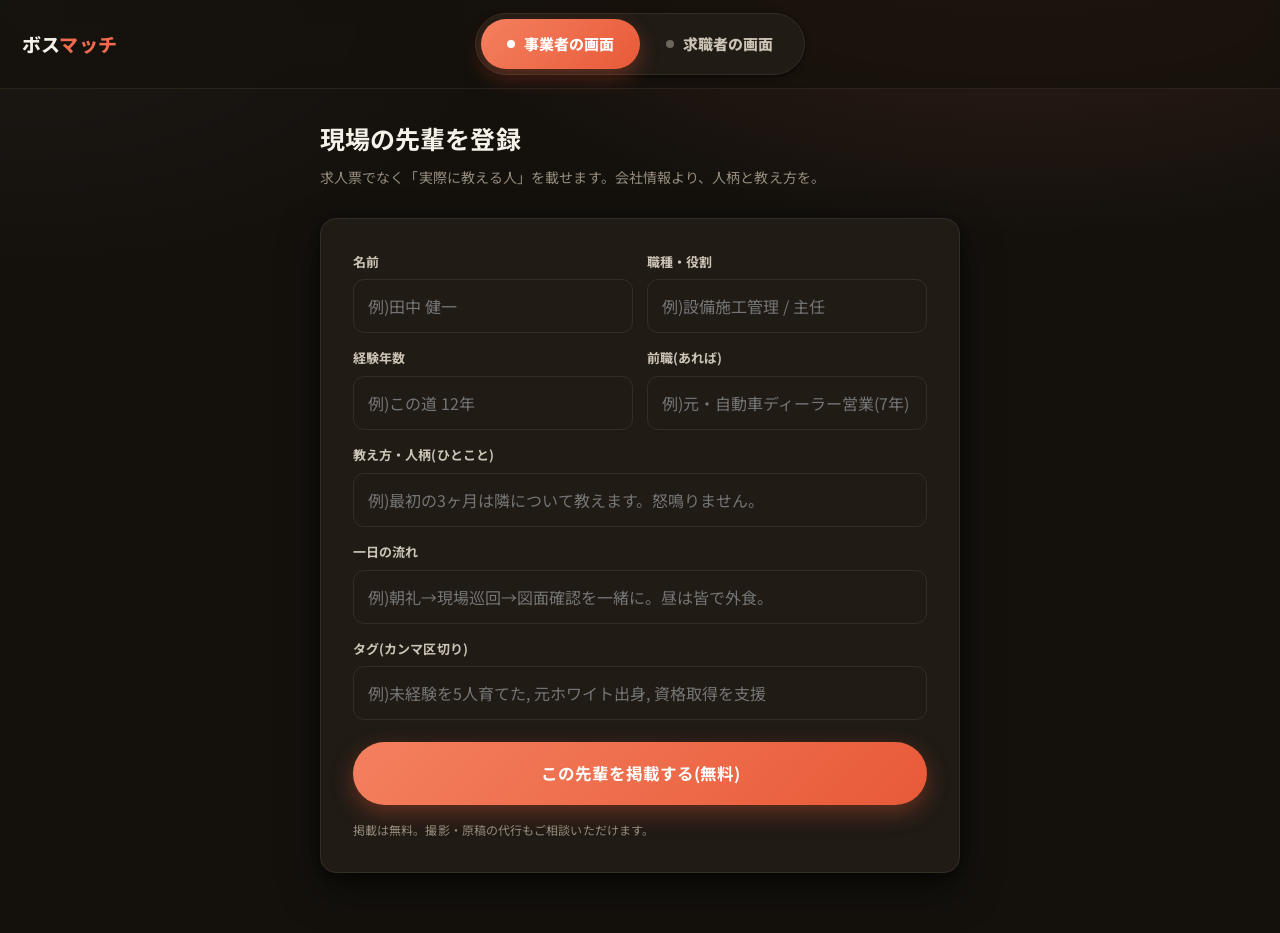
<file: register.html>
<!DOCTYPE html>
<html lang="ja">
<head>
<meta charset="utf-8">
<meta name="viewport" content="width=device-width, initial-scale=1">
<meta name="robots" content="noindex">
<title>ボスマッチ — 先輩を登録</title>
<link rel="stylesheet" href="styles.css">
</head>
<body>

<!-- big view switch -->
<div class="viewswitch-wrap">
  <a class="vs-home" href="index.html">ボス<em>マッチ</em></a>
  <div class="viewswitch">
    <a href="employer.html" class="active"><span class="vs-dot"></span>事業者の画面</a>
    <a href="seekers.html"><span class="vs-dot"></span>求職者の画面</a>
  </div>
</div>

<main class="appshell" style="max-width:680px">
  <div class="apphead">
    <div>
      <h1>現場の先輩を登録</h1>
      <p class="sub">求人票でなく「実際に教える人」を載せます。会社情報より、人柄と教え方を。</p>
    </div>
  </div>

  <div class="formcard" id="form">
    <div class="formrow">
      <div><label class="fl">名前</label><input class="inp" id="f-name" placeholder="例)田中 健一" required></div>
      <div><label class="fl">職種・役割</label><input class="inp" id="f-role" placeholder="例)設備施工管理 / 主任"></div>
    </div>
    <div class="formrow" style="margin-top:14px">
      <div><label class="fl">経験年数</label><input class="inp" id="f-years" placeholder="例)この道 12年"></div>
      <div><label class="fl">前職(あれば)</label><input class="inp" id="f-prev" placeholder="例)元・自動車ディーラー営業(7年)"></div>
    </div>
    <div style="margin-top:14px">
      <label class="fl">教え方・人柄(ひとこと)</label>
      <input class="inp" id="f-style" placeholder="例)最初の3ヶ月は隣について教えます。怒鳴りません。">
    </div>
    <div style="margin-top:14px">
      <label class="fl">一日の流れ</label>
      <input class="inp" id="f-day" placeholder="例)朝礼→現場巡回→図面確認を一緒に。昼は皆で外食。">
    </div>
    <div style="margin-top:14px">
      <label class="fl">タグ(カンマ区切り)</label>
      <input class="inp" id="f-tags" placeholder="例)未経験を5人育てた, 元ホワイト出身, 資格取得を支援">
    </div>
    <div style="margin-top:22px">
      <button class="btn btn-primary btn-lg btn-block" id="submit">この先輩を掲載する(無料)</button>
    </div>
    <p style="font-size:12px;color:var(--muted);margin:14px 0 0">掲載は無料。撮影・原稿の代行もご相談いただけます。</p>
  </div>

  <div class="formcard" id="done" style="display:none;text-align:center">
    <div class="avatar" id="done-av" style="margin:0 auto 14px"></div>
    <h3 style="margin:0 0 6px" id="done-name"></h3>
    <p style="color:var(--ink-soft);margin:0 0 20px">を掲載しました。求職者の画面に並んでいます。</p>
    <a class="btn btn-primary" href="seekers.html">求職者にどう見えるか確認する →</a>
    <div style="margin-top:12px"><a href="register.html" style="font-size:14px;color:var(--muted)">もう一人登録する</a></div>
  </div>
</main>

<script src="app.js"></script>
<script>
  document.getElementById("submit").addEventListener("click", () => {
    const name = document.getElementById("f-name").value.trim();
    if (!name) { toast("名前を入力してください。"); return; }
    const tagsRaw = document.getElementById("f-tags").value.trim();
    const color = MENTOR_COLORS[Math.floor(Math.random() * MENTOR_COLORS.length)];
    const m = {
      id: "c" + Date.now(),
      name: name,
      initial: name.charAt(0),
      color: color,
      role: document.getElementById("f-role").value.trim() || "現場の先輩",
      years: document.getElementById("f-years").value.trim() || "",
      prevJob: document.getElementById("f-prev").value.trim() || "",
      style: document.getElementById("f-style").value.trim() || "未経験から丁寧に教えます。",
      aboutDay: document.getElementById("f-day").value.trim() || "現場に同行しながら少しずつ覚えてもらいます。",
      tags: tagsRaw ? tagsRaw.split(",").map(s => s.trim()).filter(Boolean) : ["未経験歓迎"],
    };
    saveCustomMentor(m);
    document.getElementById("form").style.display = "none";
    const done = document.getElementById("done");
    const av = document.getElementById("done-av");
    av.style.background = mentorFill(m);
    av.style.width = "64px"; av.style.height = "64px"; av.style.fontSize = "24px";
    av.textContent = m.initial;
    document.getElementById("done-name").textContent = m.name + " さん(" + m.role + ")";
    done.style.display = "block";
    toast("掲載しました。求職者画面に反映されました。");
  });
</script>
</body>
</html>
</file>
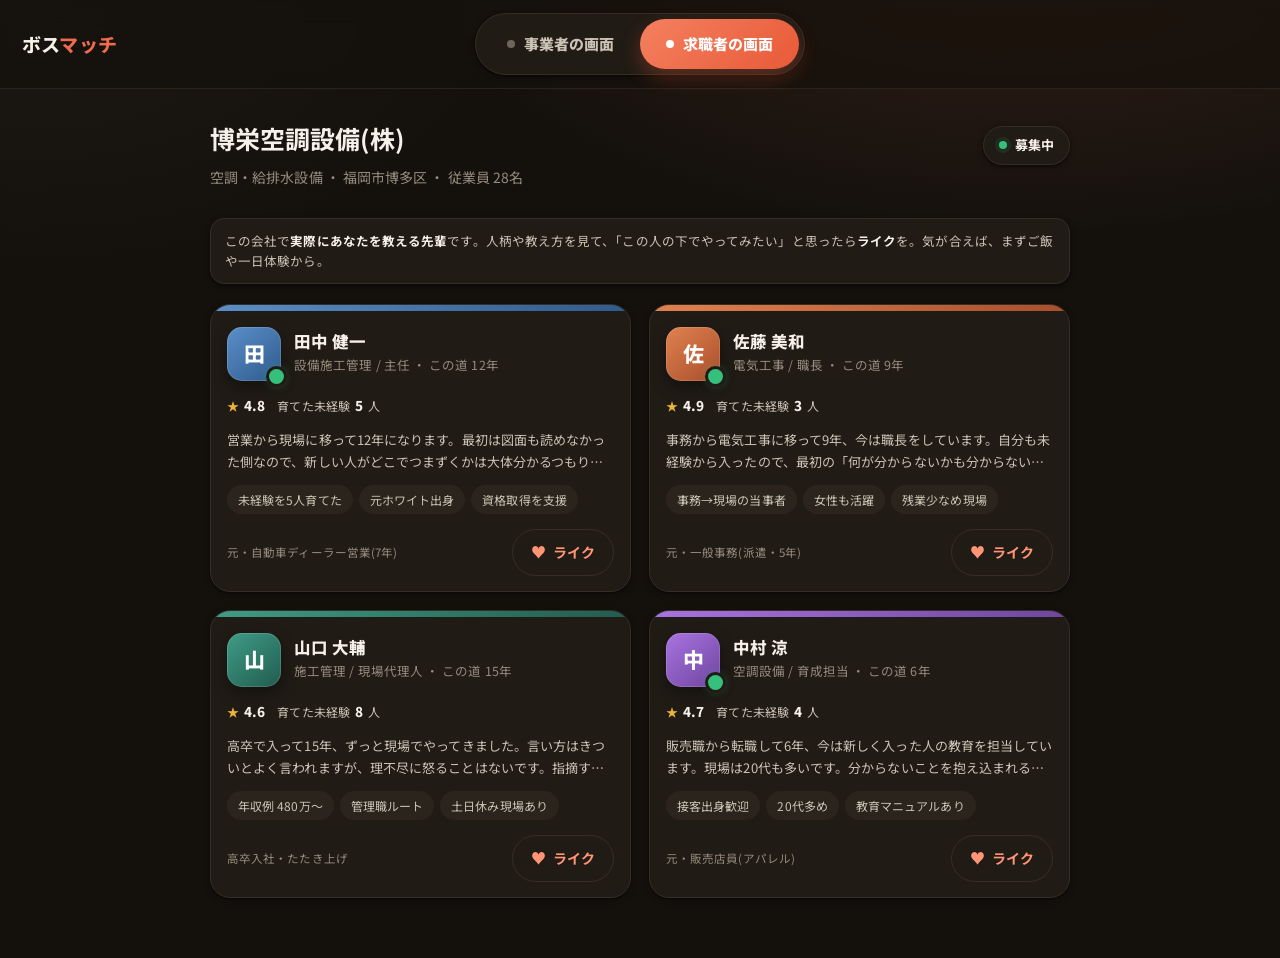
<file: seekers.html>
<!DOCTYPE html>
<html lang="ja">
<head>
<meta charset="utf-8">
<meta name="viewport" content="width=device-width, initial-scale=1">
<meta name="robots" content="noindex">
<title>ボスマッチ — 求職者アプリ</title>
<link rel="stylesheet" href="styles.css">
</head>
<body>

<!-- big view switch -->
<div class="viewswitch-wrap">
  <a class="vs-home" href="index.html">ボス<em>マッチ</em></a>
  <div class="viewswitch">
    <a href="employer.html"><span class="vs-dot"></span>事業者の画面</a>
    <a href="seekers.html" class="active"><span class="vs-dot"></span>求職者の画面</a>
  </div>
</div>

<main class="appshell">
  <div class="apphead">
    <div>
      <h1 id="bizname"></h1>
      <p class="sub" id="bizsub"></p>
    </div>
    <span class="bizchip"><span class="dot"></span> 募集中</span>
  </div>

  <p class="feed-hint" style="margin:0 0 20px">
    この会社で<b>実際にあなたを教える先輩</b>です。人柄や教え方を見て、「この人の下でやってみたい」と思ったら<b>ライク</b>を。気が合えば、まずご飯や一日体験から。
  </p>

  <div class="mentors" id="grid"></div>
</main>

<!-- profile modal -->
<div class="modal-bg" id="modalbg">
  <div class="modal" id="modal"></div>
</div>

<script src="app.js"></script>
<script>
  document.getElementById("bizname").textContent = BIZ.name;
  document.getElementById("bizsub").textContent = BIZ.trade + " ・ " + BIZ.area + " ・ " + BIZ.size;

  const grid = document.getElementById("grid");
  const modalbg = document.getElementById("modalbg");
  const modal = document.getElementById("modal");

  // デモでは毎回まっさらから始められるよう、リロード時に「本人が送ったライク」を消す。
  // (事業者ダッシュボードの土台になる seed リードは残す)
  saveLikes(loadLikes().filter(l => l.seed));

  // 「ライク済み」判定は “本人(この求職者)” のライクだけ。seed(他の求職者)では点かない。
  function isLiked(id) { return loadLikes().some(l => l.mentorId === id && !l.seed); }

  function flyHeart(fromEl) {
    if (!fromEl) return;
    const r = fromEl.getBoundingClientRect();
    const h = document.createElement("div");
    h.className = "fly-heart"; h.textContent = "♥";
    h.style.left = (r.left + r.width / 2 - 11) + "px";
    h.style.top = (r.top - 6) + "px";
    document.body.appendChild(h);
    setTimeout(() => h.remove(), 900);
  }

  function sendLike(id, fromEl) {
    if (isLiked(id)) return;
    const likes = loadLikes();
    likes.push({ mentorId: id, seeker: DEMO_SEEKER, at: new Date().toISOString(), status: "new" });
    saveLikes(likes);
    flyHeart(fromEl);
    render();
    showLikeSuccess(mentorById(id));
  }

  // ライク送信後の確認モーダル(端末内にスライドイン)
  function showLikeSuccess(m) {
    modal.innerHTML = `
      <div class="like-done">
        <div class="ld-badge">♥</div>
        <h3>ライクを送りました！</h3>
        <p><b>${m.name}</b> さん(${m.role})に<br>「あなたの下で働いてみたい」が届きました。</p>
        <div class="ld-steps">
          <div class="ld-step done"><span class="ld-n">✓</span>${BIZ.name} の担当者に通知が届く</div>
          <div class="ld-step"><span class="ld-n">2</span>まずは一緒にご飯(無料)</div>
          <div class="ld-step"><span class="ld-n">3</span>有給の一日体験で確かめる</div>
        </div>
        <button class="btn btn-primary btn-block" onclick="closeModal()">続けて先輩を見る</button>
        <p class="ld-foot">連絡が来るまで、他の先輩もチェックしてみましょう。</p>
      </div>`;
    modalbg.classList.add("open");
  }

  function metaRow(m) {
    return `<div class="mc-meta">
      ${m.rating ? `<span class="mm"><span class="star">★</span><b>${m.rating}</b></span>` : ""}
      ${m.trained ? `<span class="mm">育てた未経験 <b>${m.trained}</b>人</span>` : ""}
    </div>`;
  }

  function render() {
    grid.innerHTML = "";
    allMentors().forEach((m, i) => {
      const liked = isLiked(m.id);
      const el = document.createElement("div");
      el.className = "mcard";
      el.style.animationDelay = (i * 0.06) + "s";
      el.innerHTML = `
        <div class="mc-cover" style="background:${mentorFill(m)}"></div>
        <div class="mc-body">
          <div class="mc-top">
            <div class="avatar ${m.online ? "is-online" : ""}" style="background:${mentorFill(m)}">${m.initial}</div>
            <div style="min-width:0">
              <div class="mc-name">${m.name}</div>
              <div class="mc-role">${m.role} ・ ${m.years}</div>
            </div>
          </div>
          ${metaRow(m)}
          <p class="mc-blurb">${m.intro ? m.intro : "「" + m.style + "」"}</p>
          <div class="tags">${m.tags.map(t => `<span class="tag">${t}</span>`).join("")}</div>
          <div class="mc-foot">
            <span class="mc-prev">${m.prevJob || ""}</span>
            <button class="likebtn ${liked ? "liked" : ""}" data-id="${m.id}">
              <span class="h">♥</span> ${liked ? "ライク済み" : "ライク"}
            </button>
          </div>
        </div>`;
      el.addEventListener("click", (e) => {
        const lb = e.target.closest(".likebtn");
        if (lb) { e.stopPropagation(); sendLike(m.id, lb); return; }
        openProfile(m.id);
      });
      grid.appendChild(el);
    });
  }

  function openProfile(id) {
    const m = mentorById(id);
    const liked = isLiked(id);
    modal.innerHTML = `
      <div class="m-hero">
        <button class="x" onclick="closeModal()">×</button>
        <div class="top" style="display:flex;gap:14px;align-items:center">
          <div class="avatar ${m.online ? "is-online" : ""}" style="background:${mentorFill(m)}">${m.initial}</div>
          <div>
            <h3 style="margin:0">${m.name}</h3>
            <div class="mrole">${m.role} ・ ${m.years}</div>
          </div>
        </div>
        ${metaRow(m)}
      </div>
      ${m.intro ? `<div class="field"><div class="k">自己紹介</div><div class="v">${m.intro}</div></div>` : ""}
      <div class="field"><div class="k">前職</div><div class="v">${m.prevJob}</div></div>
      ${(m.facts || []).map(f => `<div class="field"><div class="k">${f.k}</div><div class="v">${f.v}</div></div>`).join("")}
      <div class="field"><div class="k">教え方</div><div class="v">「${m.style}」</div></div>
      <div class="field"><div class="k">一日の流れ</div><div class="v">${m.aboutDay}</div></div>
      <div class="tags">${m.tags.map(t => `<span class="tag">${t}</span>`).join("")}</div>
      <div class="actions">
        <button class="btn btn-primary btn-block" id="mlike" ${liked ? "disabled style=opacity:.55" : ""}>
          <span class="h">♥</span> ${liked ? "ライク済み(先方に通知されました)" : "この先輩にライクを送る"}
        </button>
      </div>
      <p style="font-size:12px;color:var(--muted);margin:14px 0 0;text-align:center">ライクを送ると、この会社の担当者に通知が届きます。連絡が来たら、まずはご飯や一日体験から。</p>`;
    const b = modal.querySelector("#mlike");
    if (!liked) b.addEventListener("click", () => sendLike(id, b));
    modalbg.classList.add("open");
  }
  function closeModal() { modalbg.classList.remove("open"); }
  window.closeModal = closeModal;
  modalbg.addEventListener("click", (e) => { if (e.target === modalbg) closeModal(); });

  render();
</script>
<script src="ui.js"></script>
</body>
</html>
</file>
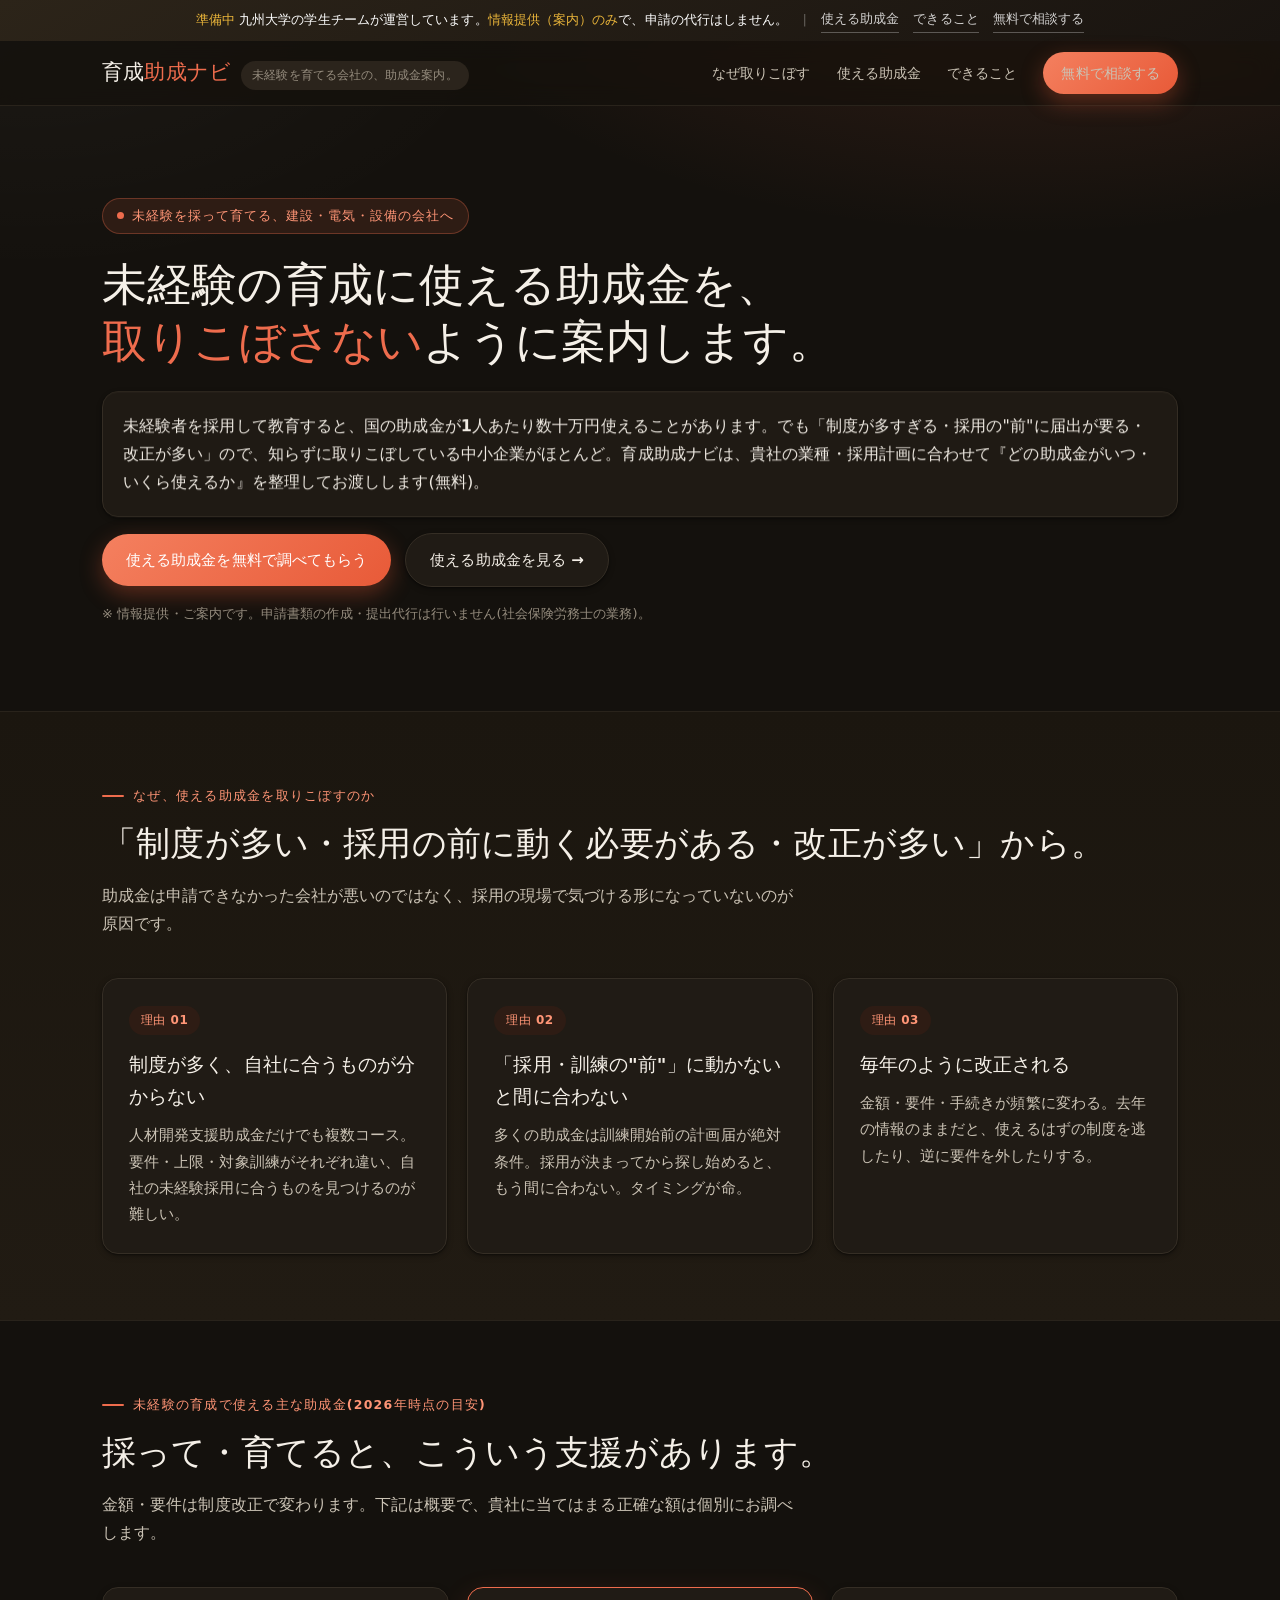
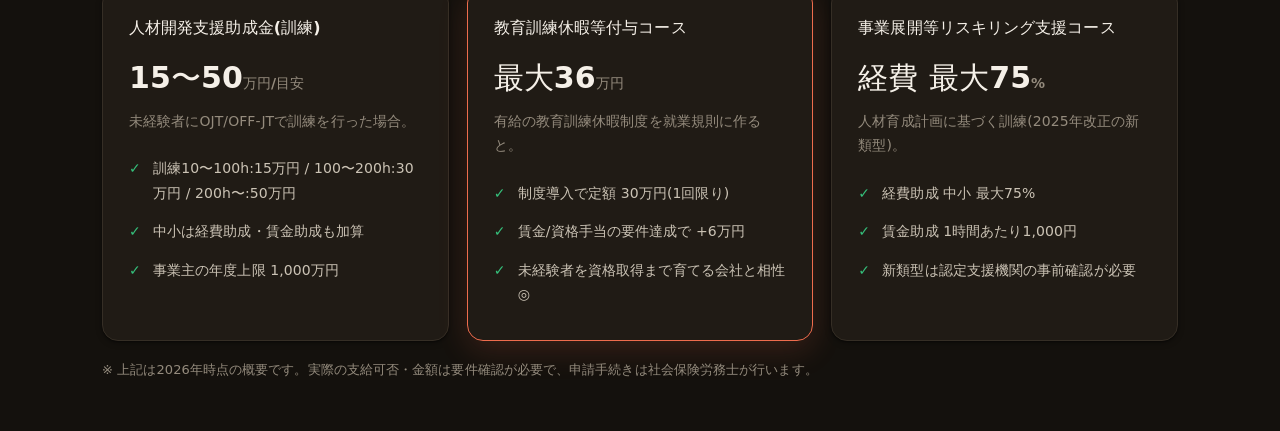
<file: subsidy.html>
<!DOCTYPE html>
<html lang="ja">
<head>
<meta charset="utf-8">
<meta name="viewport" content="width=device-width, initial-scale=1">
<!-- 助成金案内は独立サイト（育成助成ナビ）へ移設。旧URLはリダイレクト。 -->
<link rel="canonical" href="https://ikamentai1122.github.io/zeroichi-mockup/subsidy/">
<meta http-equiv="refresh" content="0; url=./subsidy/">
<title>移転しました — 育成助成ナビ</title>
</head>
<body>
<p>助成金案内は <a href="./subsidy/">育成助成ナビ（こちら）</a> へ移転しました。自動で移動します。</p>
</body>
</html>
</file>
<file: styles.css>
/* ボスマッチ — pitch 用モック共通スタイル。依存なし。 */
@import url('https://fonts.googleapis.com/css2?family=Noto+Sans+JP:wght@400;500;700;800&display=swap');

:root {
  /* dark premium palette — warm near-black base, coral as the single accent */
  --paper: #14110d;        /* page base */
  --paper-2: #2b241c;      /* subtle raised chip bg */
  --surface: #201b15;      /* elevated card / panel */
  --ink: #f5f0e8;          /* primary text (warm off-white) */
  --ink-soft: #cbc3b5;     /* secondary text */
  --muted: #948b7d;        /* tertiary / captions */
  --line: #352e25;         /* hairline borders */
  --line-soft: #29231b;    /* softer dividers */
  --accent: #ee6c4d;       /* CTA / like */
  --accent-ink: #ff9576;   /* accent as text/label on dark */
  --accent-soft: #2e1c14;  /* accent-tinted pill bg */
  --accent-grad: linear-gradient(135deg, #f4805f 0%, #e85a38 100%);
  --navy: #241d16;         /* dark warm panel */
  --navy-2: #2f2820;
  --navy-grad: linear-gradient(150deg, #2c2419 0%, #191410 100%);
  --good: #35c07b;
  --amber: #eab53a;
  --blue: #6b95e0;
  --violet: #a488e8;
  --radius: 16px;
  --radius-lg: 22px;
  --shadow-sm: 0 1px 2px rgba(0,0,0,.4), 0 2px 6px rgba(0,0,0,.32);
  --shadow: 0 2px 8px rgba(0,0,0,.4), 0 16px 38px rgba(0,0,0,.5);
  --shadow-lg: 0 10px 24px rgba(0,0,0,.5), 0 34px 66px rgba(0,0,0,.62);
  --maxw: 1120px;
  color-scheme: dark;
  font-synthesis-weight: none;
}

* { box-sizing: border-box; }
html { -webkit-text-size-adjust: 100%; scroll-behavior: smooth; }
body {
  margin: 0;
  font-family: "Noto Sans JP", system-ui, -apple-system, "Hiragino Kaku Gothic ProN",
    "Yu Gothic", Meiryo, sans-serif;
  color: var(--ink);
  background:
    radial-gradient(1100px 560px at 80% -10%, rgba(238,108,77,.16) 0%, rgba(238,108,77,0) 58%),
    radial-gradient(900px 500px at 2% 0%, rgba(255,255,255,.035) 0%, rgba(255,255,255,0) 55%),
    var(--paper);
  background-attachment: fixed;
  line-height: 1.75;
  letter-spacing: .005em;
  -webkit-font-smoothing: antialiased;
}
a { color: inherit; }
img { max-width: 100%; }
::selection { background: rgba(238,108,77,.18); }

/* ---- scroll reveal (shared) ----
   Hidden only when JS is active (.js on <html>), so that if the script
   fails to load the content still shows. */
.js [data-reveal] {
  opacity: 0;
  transform: translateY(20px);
  transition: opacity .7s cubic-bezier(.2,.7,.2,1), transform .7s cubic-bezier(.2,.7,.2,1);
  will-change: opacity, transform;
}
.js [data-reveal].in { opacity: 1; transform: none; }
.d1 { transition-delay: .08s; }
.d2 { transition-delay: .16s; }
.d3 { transition-delay: .24s; }
.d4 { transition-delay: .32s; }
@media (prefers-reduced-motion: reduce) {
  .js [data-reveal] { opacity: 1; transform: none; transition: none; }
}

/* ---- big view switch (求人側 / 求職者側) ---- */
.viewswitch-wrap {
  position: sticky; top: 0; z-index: 30;
  display: flex; justify-content: center; align-items: center; gap: 14px;
  padding: 13px 16px;
  background: rgba(20,17,13,.72);
  backdrop-filter: saturate(1.6) blur(12px);
  -webkit-backdrop-filter: saturate(1.6) blur(12px);
  border-bottom: 1px solid var(--line-soft);
}
.viewswitch-wrap .vs-home {
  position: absolute; left: 22px; top: 50%; transform: translateY(-50%);
  font-weight: 800; font-size: 19px; letter-spacing: .01em; color: var(--ink);
  text-decoration: none;
}
.viewswitch-wrap .vs-home em { color: var(--accent); font-style: normal; }
.viewswitch {
  display: inline-flex; background: var(--surface); border: 1px solid var(--line);
  border-radius: 999px; padding: 5px; box-shadow: var(--shadow-sm);
}
.viewswitch a {
  display: inline-flex; align-items: center; gap: 9px;
  padding: 12px 26px; border-radius: 999px; text-decoration: none;
  font-weight: 800; font-size: 15px; color: var(--ink-soft);
  transition: color .2s, background .2s, box-shadow .2s; white-space: nowrap;
}
.viewswitch a .vs-dot {
  width: 8px; height: 8px; border-radius: 50%; background: currentColor; opacity: .45;
  transition: opacity .2s, background .2s;
}
.viewswitch a:hover { color: var(--accent-ink); }
.viewswitch a.active {
  background: var(--accent-grad); color: #fff;
  box-shadow: 0 8px 20px rgba(232,90,56,.32);
}
.viewswitch a.active .vs-dot { opacity: 1; background: #fff; }

/* ---- demo bar (legacy, LP only) ---- */
.demobar {
  background: var(--navy-grad);
  color: #fff;
  font-size: 13px;
  padding: 8px 16px;
  display: flex;
  gap: 14px;
  align-items: center;
  justify-content: center;
  flex-wrap: wrap;
}
.demobar b { color: var(--amber); font-weight: 700; }
.demobar a {
  color: #fff;
  text-decoration: none;
  opacity: .8;
  border-bottom: 1px solid rgba(255,255,255,.35);
  padding-bottom: 1px;
  transition: opacity .15s;
}
.demobar a:hover { opacity: 1; }
.demobar .sep { opacity: .3; }

/* ---- layout ---- */
.wrap { max-width: var(--maxw); margin: 0 auto; padding: 0 22px; }
.narrow { max-width: 760px; }

/* ---- top nav ---- */
header.site {
  position: sticky; top: 0; z-index: 20;
  background: rgba(20,17,13,.72);
  backdrop-filter: saturate(1.6) blur(12px);
  -webkit-backdrop-filter: saturate(1.6) blur(12px);
  border-bottom: 1px solid var(--line-soft);
}
.site .bar {
  display: flex; align-items: center; justify-content: space-between;
  height: 64px;
}
.brand { display: flex; align-items: baseline; gap: 10px; text-decoration: none; }
.brand .mark {
  font-weight: 800; font-size: 21px; letter-spacing: .01em; color: var(--ink);
}
.brand .mark em { color: var(--accent); font-style: normal; }
.brand .tag { font-size: 12px; color: var(--muted); }
.navlinks { display: flex; gap: 26px; align-items: center; font-size: 14px; font-weight: 500; }
.navlinks a { text-decoration: none; color: var(--ink-soft); transition: color .15s; }
.navlinks a:hover { color: var(--accent-ink); }

/* ---- buttons ---- */
.btn {
  display: inline-flex; align-items: center; gap: 8px;
  font: inherit; font-weight: 700; font-size: 15px;
  padding: 13px 24px; border-radius: 999px; border: 0; cursor: pointer;
  text-decoration: none; transition: transform .12s ease, box-shadow .2s, background .2s, border-color .2s;
}
.btn:active { transform: translateY(1px); }
.btn-primary { background: var(--accent-grad); color: #fff; box-shadow: 0 8px 22px rgba(232,90,56,.34); }
.btn-primary:hover { box-shadow: 0 12px 30px rgba(232,90,56,.42); transform: translateY(-2px); }
.btn-primary:active { transform: translateY(0); }
.btn-ghost { background: var(--surface); color: var(--ink); border: 1px solid var(--line); box-shadow: var(--shadow-sm); }
.btn-ghost:hover { border-color: var(--ink); transform: translateY(-2px); }
.btn-sm { padding: 9px 18px; font-size: 14px; }

/* ---- hero (LP) ---- */
.hero { padding: 92px 0 72px; }
/* 単一カラム・中央寄せ(スマホモックは廃止し PC そのまま) */
.hero-grid { display: block; max-width: 720px; margin: 0 auto; }
.hero-copy { text-align: center; }
.kicker {
  display: inline-flex; align-items: center; gap: 8px;
  font-size: 12.5px; font-weight: 700; letter-spacing: .08em;
  color: var(--accent-ink); background: var(--accent-soft);
  border: 1px solid rgba(238,108,77,.32); border-radius: 999px;
  padding: 6px 14px; margin-bottom: 22px;
}
.kicker::before { content: ""; width: 7px; height: 7px; border-radius: 50%; background: var(--accent); }
.hero h1 {
  font-size: clamp(30px, 4.2vw, 45px); line-height: 1.28; margin: 0 0 20px;
  letter-spacing: 0; font-weight: 800;
}
.hero h1 em { color: var(--accent); font-style: normal; }
.hero .hero-lead {
  font-size: clamp(16px, 2.1vw, 19px); color: var(--ink-soft); font-weight: 500;
  max-width: 520px; margin: 0 auto 26px; line-height: 1.7;
}
.hero .hero-lead b { color: var(--ink); font-weight: 800; }

/* hero micro-flow (3 steps, replaces prose) */
.hero-flow {
  list-style: none; counter-reset: hf; margin: 0 0 32px; padding: 0;
  display: flex; flex-wrap: wrap; align-items: center; justify-content: center; gap: 10px;
}
.hero-flow li {
  counter-increment: hf; position: relative;
  display: inline-flex; align-items: center; gap: 9px;
  background: var(--surface); border: 1px solid var(--line); border-radius: 999px;
  padding: 9px 16px 9px 10px; font-size: 13.5px; font-weight: 700; color: var(--ink);
  box-shadow: var(--shadow-sm);
}
.hero-flow li::before {
  content: counter(hf); flex: 0 0 auto;
  width: 22px; height: 22px; border-radius: 50%;
  background: var(--accent-grad); color: #fff; font-size: 12px; font-weight: 800;
  display: grid; place-items: center;
}
.hero-flow li:not(:last-child)::after {
  content: "→"; margin-left: 2px; color: var(--muted); font-weight: 700;
}
@media (max-width: 400px) { .hero-flow li:not(:last-child)::after { display: none; } }
.hero .cta-row { display: flex; gap: 14px; flex-wrap: wrap; align-items: center; }
.hero .note { font-size: 13px; color: var(--muted); margin-top: 16px; }
.hero .note a { color: var(--accent-ink); text-decoration: none; margin-left: 4px; border-bottom: 1px solid rgba(238,108,77,.35); }
.hero .note a:hover { border-color: var(--accent-ink); }

/* ホームの2つの入口ボタン(求職者用 / 求人用) */
.cta-choice { display: flex; gap: 14px; flex-wrap: wrap; justify-content: center; }
.choice {
  flex: 1 1 220px; display: flex; flex-direction: column; gap: 3px;
  padding: 15px 22px; border-radius: 16px; text-decoration: none;
  background: var(--surface); border: 1px solid var(--line); box-shadow: var(--shadow-sm);
  transition: transform .14s ease, box-shadow .2s, border-color .2s;
}
.choice:hover { transform: translateY(-3px); box-shadow: var(--shadow); }
.choice .ch-k { font-size: 12px; font-weight: 700; letter-spacing: .02em; color: var(--muted); }
.choice .ch-t { font-size: 17px; font-weight: 800; color: var(--ink); display: flex; align-items: center; gap: 8px; }
.choice .ch-arrow { transition: transform .16s ease; }
.choice:hover .ch-arrow { transform: translateX(4px); }
.choice.choice-primary {
  background: var(--accent-grad); border-color: transparent;
  box-shadow: 0 10px 26px rgba(232,90,56,.4);
}
.choice.choice-primary:hover { box-shadow: 0 14px 34px rgba(232,90,56,.5); }
.choice.choice-primary .ch-k { color: rgba(255,255,255,.88); }
.choice.choice-primary .ch-t { color: #fff; }

/* hero entrance (staggered) */
@keyframes heroIn { from { opacity: 0; transform: translateY(18px); } to { opacity: 1; transform: none; } }
.hero-copy > * { animation: heroIn .8s cubic-bezier(.2,.7,.2,1) both; }
.hero-copy > *:nth-child(1) { animation-delay: .04s; }
.hero-copy > *:nth-child(2) { animation-delay: .12s; }
.hero-copy > *:nth-child(3) { animation-delay: .20s; }
.hero-copy > *:nth-child(4) { animation-delay: .28s; }
.hero-copy > *:nth-child(5) { animation-delay: .36s; }
.hero-copy > *:nth-child(6) { animation-delay: .44s; }
.hero-visual { animation: heroIn 1s .18s both; }
.hero h1 em { position: relative; }
.hero h1 em::after {
  content: ""; position: absolute; left: -2px; right: -2px; bottom: .06em; height: .30em;
  background: linear-gradient(90deg, rgba(238,108,77,.28), rgba(238,108,77,.12));
  border-radius: 3px; z-index: -1; transform: scaleX(0); transform-origin: left;
  animation: underlineIn .7s .7s cubic-bezier(.2,.7,.2,1) forwards;
}
@keyframes underlineIn { to { transform: scaleX(1); } }
@media (prefers-reduced-motion: reduce) {
  .hero-copy > *, .hero-visual { animation: none; }
  .hero h1 em::after { animation: none; transform: scaleX(1); }
}

/* hero phone mockup */
.hero-visual { position: relative; }
.hero-visual::before {
  content: ""; position: absolute; z-index: 0;
  width: 420px; height: 420px; max-width: 100%;
  top: 50%; left: 50%; transform: translate(-50%, -50%);
  background: radial-gradient(circle, rgba(238,108,77,.22) 0%, rgba(238,108,77,0) 62%);
  filter: blur(6px); pointer-events: none;
}
.phone {
  width: 312px; max-width: 88vw; background: #2a241c; border-radius: 34px;
  padding: 12px; box-shadow: var(--shadow-lg); border: 1px solid var(--line-soft);
  position: relative; z-index: 1;
}
.phone::before {
  content: ""; position: absolute; top: 20px; left: 50%; transform: translateX(-50%);
  width: 92px; height: 6px; border-radius: 999px; background: #46402f;
}
.phone .screen {
  background: linear-gradient(180deg, #17120d 0%, var(--surface) 45%);
  border-radius: 24px; padding: 38px 16px 18px; overflow: hidden;
}
.phone .screen-label { font-size: 11.5px; font-weight: 700; letter-spacing: .06em; color: var(--muted); margin: 0 4px 12px; }
.pcard { background: var(--surface); border: 1px solid var(--line); border-radius: 16px; padding: 16px; box-shadow: var(--shadow-sm); }
.pcard .ptop { display: flex; gap: 12px; align-items: center; }
.pcard .pname { font-weight: 800; font-size: 15.5px; }
.pcard .prole { font-size: 12px; color: var(--muted); }
.pcard .pblurb { margin: 12px 0 0; font-size: 12.5px; color: var(--ink-soft); line-height: 1.65; }
.pcard .ptags { display: flex; gap: 6px; flex-wrap: wrap; margin-top: 12px; }
.pcard .ptag { font-size: 10.5px; background: var(--paper-2); color: var(--ink-soft); padding: 3px 9px; border-radius: 999px; }
.pcard .plike {
  display: flex; align-items: center; justify-content: center; gap: 7px;
  margin-top: 14px; padding: 9px; border-radius: 999px;
  background: var(--accent-soft); color: var(--accent-ink); font-weight: 700; font-size: 13px;
}
.float-chip {
  position: absolute; bottom: -18px; left: -16px;
  background: var(--surface); border: 1px solid var(--line); border-radius: 14px;
  box-shadow: var(--shadow); padding: 10px 14px; font-size: 12.5px; font-weight: 700;
  display: flex; align-items: center; gap: 9px; max-width: 210px;
  animation: floaty 3.4s ease-in-out infinite;
}
.float-chip .fdot { width: 9px; height: 9px; border-radius: 50%; background: var(--good); flex: 0 0 auto; box-shadow: 0 0 0 4px rgba(31,157,99,.14); }
.float-chip small { display: block; font-weight: 500; color: var(--muted); font-size: 11px; }
@keyframes floaty { 0%,100% { transform: translateY(0); } 50% { transform: translateY(-7px); } }
@media (prefers-reduced-motion: reduce) { .float-chip { animation: none; } }

/* ---- generic section ---- */
section.block { padding: 66px 0; }
section.block.alt {
  background: linear-gradient(180deg, #1b160f 0%, #211b13 100%);
  border-top: 1px solid var(--line-soft); border-bottom: 1px solid var(--line-soft);
}
.eyebrow {
  display: inline-flex; align-items: center; gap: 9px;
  font-size: 12.5px; font-weight: 700; letter-spacing: .1em; color: var(--accent-ink); margin: 0 0 14px;
}
.eyebrow::before { content: ""; width: 22px; height: 2px; border-radius: 2px; background: var(--accent); }
.wrap.narrow > .eyebrow, [style*="text-align:center"] .eyebrow { justify-content: center; }
h2.section { font-size: clamp(25px, 3.2vw, 34px); margin: 0 0 16px; font-weight: 800; line-height: 1.32; letter-spacing: .005em; }
.section-lead { color: var(--ink-soft); max-width: 700px; margin: 0 0 40px; font-size: 16px; }

/* ---- cards (problem / value) ---- */
.cols { display: grid; gap: 20px; grid-template-columns: repeat(3, 1fr); }
@media (max-width: 820px) { .cols { grid-template-columns: 1fr; } }
.card {
  background: var(--surface); border: 1px solid var(--line);
  border-radius: var(--radius); padding: 26px; box-shadow: var(--shadow-sm);
  transition: transform .18s ease, box-shadow .18s ease, border-color .18s;
  position: relative;
}
.card:hover { transform: translateY(-4px); box-shadow: var(--shadow); border-color: #4d4535; }
.card .ix {
  display: inline-block; font-size: 12px; font-weight: 700; letter-spacing: .04em;
  color: var(--accent-ink); background: var(--accent-soft); border-radius: 999px;
  padding: 4px 12px; margin-bottom: 14px;
}
.card h3 { margin: 0 0 9px; font-size: 18.5px; letter-spacing: .005em; }
.card p { margin: 0; color: var(--ink-soft); font-size: 15px; }
/* value cards: color-coded per stakeholder */
.card.v-seeker  { border-top: 3px solid var(--accent); }
.card.v-seeker  .ix { color: var(--accent-ink); background: var(--accent-soft); }
.card.v-mentor  { border-top: 3px solid var(--violet); }
.card.v-mentor  .ix { color: var(--violet); background: #241d33; }
.card.v-company { border-top: 3px solid var(--blue); }
.card.v-company .ix { color: var(--blue); background: #17233b; }

/* ---- steps (flow) ---- */
.steps { counter-reset: s; display: grid; gap: 18px; grid-template-columns: repeat(3,1fr); position: relative; }
@media (max-width: 820px) { .steps { grid-template-columns: 1fr; } }
.step {
  position: relative; background: var(--surface); border: 1px solid var(--line);
  border-radius: var(--radius); padding: 30px 24px 24px; box-shadow: var(--shadow-sm);
  transition: transform .18s ease, box-shadow .18s ease;
}
.step:hover { transform: translateY(-4px); box-shadow: var(--shadow); }
.step::before {
  counter-increment: s; content: counter(s);
  position: absolute; top: -18px; left: 24px;
  width: 38px; height: 38px; border-radius: 12px;
  background: var(--accent-grad); color: #fff; font-weight: 800;
  display: grid; place-items: center; font-size: 16px;
  box-shadow: 0 6px 16px rgba(232,90,56,.34);
}
/* connector arrows between steps (desktop) */
@media (min-width: 821px) {
  .steps .step:not(:last-child)::after {
    content: ""; position: absolute; top: 50%; right: -13px; transform: translateY(-50%);
    width: 10px; height: 10px; border-top: 2px solid #d9cdba; border-right: 2px solid #d9cdba;
    rotate: 45deg; z-index: 2;
  }
}
.step h3 { margin: 10px 0 8px; font-size: 18.5px; }
.step p { margin: 0; color: var(--ink-soft); font-size: 15px; }

/* ---- pricing (legacy, unused on LP) ---- */
.price-grid { display: grid; gap: 18px; grid-template-columns: repeat(3,1fr); }
@media (max-width: 820px) { .price-grid { grid-template-columns: 1fr; } }
.plan { background: var(--surface); border: 1px solid var(--line); border-radius: var(--radius); padding: 26px; box-shadow: var(--shadow-sm); }
.plan.featured { border-color: var(--accent); box-shadow: 0 10px 30px rgba(238,108,77,.16); }
.plan .pname { font-weight: 700; font-size: 16px; }
.plan .pprice { font-size: 30px; font-weight: 800; margin: 10px 0 4px; }
.plan .pprice small { font-size: 14px; color: var(--muted); font-weight: 600; }
.plan ul { padding-left: 0; list-style: none; margin: 16px 0 0; }
.plan li { padding: 7px 0 7px 24px; position: relative; font-size: 14px; color: var(--ink-soft); }
.plan li::before { content: "✓"; position: absolute; left: 0; color: var(--good); font-weight: 800; }
.price-note { font-size: 13px; color: var(--muted); margin-top: 18px; }

/* ---- CTA band ---- */
.ctaband {
  background: var(--navy-grad); color: #fff; border-radius: var(--radius-lg);
  padding: 48px 44px; box-shadow: var(--shadow-lg); position: relative; overflow: hidden;
}
.ctaband::after {
  content: ""; position: absolute; right: -80px; top: -80px; width: 280px; height: 280px;
  border-radius: 50%; background: radial-gradient(circle, rgba(238,108,77,.34), rgba(238,108,77,0) 70%);
}
.ctaband .eyebrow { color: #ffb59f; }
.ctaband .eyebrow::before { background: #ffb59f; }
.ctaband h2 { color: #fff; }
.ctaband p { color: var(--ink-soft); position: relative; }

/* ---- lead form ---- */
.formcard { background: var(--surface); border: 1px solid var(--line); border-radius: var(--radius); padding: 32px; box-shadow: var(--shadow); }
.formrow { display: grid; gap: 14px; grid-template-columns: 1fr 1fr; }
@media (max-width: 640px) { .formrow { grid-template-columns: 1fr; } }
label.fl { font-size: 13px; font-weight: 700; color: var(--ink-soft); display: block; margin-bottom: 6px; }
.inp { width: 100%; padding: 12px 14px; border: 1px solid var(--line); border-radius: 11px; font: inherit; background: var(--surface); color: var(--ink); transition: border-color .15s, box-shadow .15s; }
.inp:focus { outline: 0; border-color: var(--accent); box-shadow: 0 0 0 3px rgba(238,108,77,.16); }

/* ---- footer ---- */
footer.site { padding: 44px 0; border-top: 1px solid var(--line); color: var(--muted); font-size: 13px; }
footer.site .wrap { display: flex; justify-content: space-between; gap: 16px; flex-wrap: wrap; align-items: center; }
footer.site a { color: var(--accent-ink); text-decoration: none; }
footer.site a:hover { text-decoration: underline; }

/* ===== matching app shell (seekers / employer) ===== */
.appshell { max-width: 900px; margin: 0 auto; padding: 28px 20px 60px; }
.apphead { display: flex; align-items: baseline; justify-content: space-between; gap: 12px; margin-bottom: 6px; flex-wrap: wrap; }
.apphead h1 { font-size: 25px; margin: 0; }
.apphead .sub { color: var(--muted); font-size: 14px; margin: 4px 0 22px; }
.bizchip { display: inline-flex; align-items: center; gap: 8px; background: var(--surface); border: 1px solid var(--line); border-radius: 999px; padding: 7px 15px; font-size: 13px; font-weight: 700; box-shadow: var(--shadow-sm); }
.bizchip .dot { width: 8px; height: 8px; border-radius: 50%; background: var(--good); box-shadow: 0 0 0 4px rgba(31,157,99,.14); }

/* mentor grid */
.mentors { display: grid; gap: 18px; grid-template-columns: repeat(2,1fr); }
@media (max-width: 680px) { .mentors { grid-template-columns: 1fr; } }
.mentor { background: var(--surface); border: 1px solid var(--line); border-radius: var(--radius); padding: 20px; box-shadow: var(--shadow-sm); cursor: pointer; transition: border-color .15s, transform .15s, box-shadow .15s; }
.mentor:hover { border-color: #4d4535; transform: translateY(-3px); box-shadow: var(--shadow); }
.mentor:active { transform: translateY(0); }
.mentor .top { display: flex; gap: 14px; align-items: center; }
.avatar {
  width: 58px; height: 58px; border-radius: 16px; display: grid; place-items: center;
  font-weight: 800; color: #fff; font-size: 20px; flex: 0 0 auto; letter-spacing: 0;
  box-shadow: inset 0 0 0 1px rgba(255,255,255,.14), 0 6px 16px rgba(0,0,0,.4);
  position: relative;
}
/* online presence dot on an avatar (add .is-online on the avatar) */
.avatar.is-online::after {
  content: ""; position: absolute; right: -3px; bottom: -3px;
  width: 15px; height: 15px; border-radius: 50%; background: var(--good);
  box-shadow: 0 0 0 3px var(--surface), 0 0 10px rgba(53,192,123,.6);
}
.mentor .name { font-weight: 800; font-size: 17px; }
.mentor .role { font-size: 13px; color: var(--muted); }
.mentor .blurb { margin: 13px 0 0; font-size: 14px; color: var(--ink-soft); display: -webkit-box; -webkit-line-clamp: 4; -webkit-box-orient: vertical; overflow: hidden; }
.mbti { display: inline-block; font-size: 11px; font-weight: 800; letter-spacing: .04em; background: #241d33; color: var(--violet); padding: 2px 8px; border-radius: 999px; vertical-align: middle; margin-left: 4px; }
.tags { display: flex; gap: 6px; flex-wrap: wrap; margin-top: 13px; }
.tag { font-size: 12px; background: var(--paper-2); color: var(--ink-soft); padding: 4px 11px; border-radius: 999px; }
.tag.live { background: #14271d; color: var(--good); }
.mentor .row { display: flex; align-items: center; justify-content: space-between; margin-top: 16px; }
.likebtn { display: inline-flex; align-items: center; gap: 7px; border: 1px solid var(--line); background: var(--surface); color: var(--accent-ink); font: inherit; font-weight: 700; font-size: 14px; padding: 9px 18px; border-radius: 999px; cursor: pointer; transition: all .15s; }
.likebtn:hover { border-color: var(--accent); background: var(--accent-soft); }
.likebtn.liked { background: var(--accent-grad); color: #fff; border-color: transparent; box-shadow: 0 6px 16px rgba(232,90,56,.3); }
.likebtn .h { font-size: 15px; }

/* modal */
.modal-bg { position: fixed; inset: 0; background: rgba(0,0,0,.62); backdrop-filter: blur(3px); display: none; align-items: center; justify-content: center; padding: 20px; z-index: 60; }
.modal-bg.open { display: flex; }
.modal { background: var(--surface); border-radius: 20px; max-width: 480px; width: 100%; padding: 28px; box-shadow: var(--shadow-lg); max-height: 90vh; overflow: auto; }
.modal .x { float: right; border: 0; background: none; font-size: 22px; cursor: pointer; color: var(--muted); line-height: 1; }
.modal h3 { margin: 4px 0 2px; font-size: 21px; }
.modal .mrole { color: var(--muted); font-size: 14px; margin-bottom: 14px; }
.modal .field { margin: 12px 0; }
.modal .field .k { font-size: 12px; font-weight: 700; color: var(--accent-ink); letter-spacing: .04em; }
.modal .field .v { font-size: 15px; color: var(--ink-soft); }
.modal .actions { margin-top: 20px; display: flex; gap: 10px; }

/* employer leads */
.leads { display: grid; gap: 14px; }
.lead { background: var(--surface); border: 1px solid var(--line); border-radius: var(--radius); padding: 20px; box-shadow: var(--shadow-sm); transition: box-shadow .15s, transform .15s; }
.lead:hover { box-shadow: var(--shadow); }
.lead .lt { display: flex; gap: 14px; align-items: center; }
.lead .seeker { font-weight: 800; font-size: 16px; }
.lead .meta { font-size: 13px; color: var(--muted); }
.lead .liketo { font-size: 14px; color: var(--ink-soft); margin: 12px 0 0; }
.lead .liketo b { color: var(--ink); }
.lead .actions { display: flex; gap: 10px; margin-top: 14px; flex-wrap: wrap; }
.badge-new { font-size: 11px; font-weight: 800; color: #fff; background: var(--accent-grad); padding: 3px 9px; border-radius: 999px; margin-left: 8px; }
.lead.contacted { opacity: .72; }
.status-pill { font-size: 12px; font-weight: 700; color: var(--good); display: inline-flex; align-items: center; gap: 6px; }
.empty { text-align: center; color: var(--muted); padding: 48px 20px; border: 1px dashed var(--line); border-radius: var(--radius); background: rgba(255,255,255,.03); }

/* toast */
.toast { position: fixed; left: 50%; bottom: 28px; transform: translateX(-50%) translateY(20px); background: var(--navy); color: #fff; padding: 14px 22px; border-radius: 14px; font-size: 14px; box-shadow: var(--shadow-lg); opacity: 0; pointer-events: none; transition: all .3s; z-index: 80; max-width: 90vw; }
.toast.show { opacity: 1; transform: translateX(-50%) translateY(0); }

/* ---- big buttons ---- */
.btn-lg { padding: 17px 32px; font-size: 16.5px; }
.btn-block { display: flex; width: 100%; justify-content: center; }

/* ---- stats band (LP, count-up) ---- */
.stats { display: grid; grid-template-columns: repeat(3, 1fr); gap: 20px; }
@media (max-width: 820px) { .stats { grid-template-columns: 1fr; } }
.stat {
  background: var(--surface); border: 1px solid var(--line); border-radius: var(--radius);
  padding: 32px 26px; box-shadow: var(--shadow-sm); text-align: center;
  transition: transform .18s ease, box-shadow .18s ease;
}
.stat:hover { transform: translateY(-4px); box-shadow: var(--shadow); }
.stat .n {
  font-size: clamp(36px, 5.4vw, 50px); font-weight: 800; color: var(--accent-ink);
  line-height: 1; letter-spacing: -.01em;
}
.stat .n .u { font-size: .46em; font-weight: 800; margin-left: 3px; }
.stat .n .vs { font-size: .4em; font-weight: 700; color: var(--muted); margin-left: 8px; letter-spacing: 0; }
.stat .l { margin: 14px 0 0; font-size: 14.5px; color: var(--ink-soft); }
.stat .src { margin: 9px 0 0; font-size: 11px; color: var(--muted); }
.stats-punch {
  text-align: center; max-width: 720px; margin: 30px auto 0;
  font-size: clamp(16px, 2.2vw, 19px); font-weight: 700; color: var(--ink);
}
.stats-punch b { color: var(--accent-ink); }

/* ---- big register CTA (employer dashboard) ---- */
.regcta {
  display: flex; align-items: center; justify-content: space-between; gap: 18px;
  background: var(--navy-grad); color: #fff; border-radius: var(--radius-lg);
  padding: 24px 28px; box-shadow: var(--shadow-lg); text-decoration: none;
  position: relative; overflow: hidden; margin-bottom: 22px;
  transition: transform .16s ease, box-shadow .2s ease;
}
.regcta:hover { transform: translateY(-3px); box-shadow: 0 14px 40px rgba(21,35,59,.22); }
.regcta::after {
  content: ""; position: absolute; right: -60px; top: -60px; width: 220px; height: 220px;
  border-radius: 50%; background: radial-gradient(circle, rgba(238,108,77,.4), rgba(238,108,77,0) 70%);
}
.regcta .rc-body { position: relative; z-index: 1; }
.regcta .rc-k { font-size: 12px; font-weight: 800; letter-spacing: .08em; color: #ffb59f; }
.regcta .rc-t { font-size: clamp(19px, 2.6vw, 23px); font-weight: 800; margin: 5px 0 4px; }
.regcta .rc-sub { font-size: 13.5px; color: var(--ink-soft); }
.regcta .rc-btn {
  position: relative; z-index: 1; flex: 0 0 auto;
  display: inline-flex; align-items: center; gap: 9px;
  background: var(--accent-grad); color: #fff; font-weight: 800; font-size: 16px;
  padding: 15px 26px; border-radius: 999px; box-shadow: 0 8px 22px rgba(232,90,56,.4);
  transition: transform .16s ease;
}
.regcta:hover .rc-btn { transform: scale(1.04); }
@media (max-width: 620px) {
  .regcta { flex-direction: column; align-items: flex-start; padding: 22px; }
  .regcta .rc-btn { width: 100%; justify-content: center; }
}

/* ===== mobile (phones) ===== */
@media (max-width: 720px) {
  .wrap { padding: 0 16px; }

  .demobar { font-size: 11.5px; gap: 6px 12px; padding: 7px 14px; line-height: 1.5; }
  .demobar .sep { display: none; }

  .viewswitch-wrap { padding: 10px 12px; }
  .viewswitch-wrap .vs-home { display: none; }
  .viewswitch { width: 100%; max-width: 420px; }
  .viewswitch a { flex: 1; justify-content: center; padding: 12px 10px; font-size: 14px; }

  .site .bar { height: 58px; }
  .brand .mark { font-size: 19px; }
  .brand .tag { display: none; }
  .navlinks { gap: 0; }
  .navlinks a:not(.btn) { display: none; }
  .navlinks .btn-sm { padding: 9px 16px; }

  .hero { padding: 36px 0 30px; }
  .hero .cta-row { gap: 10px; }
  .hero .cta-row .btn { width: 100%; justify-content: center; }
  section.block { padding: 44px 0; }
  .section-lead { margin-bottom: 28px; }

  .card, .step, .plan { padding: 22px; }
  .formcard { padding: 24px 18px; }
  .ctaband { padding: 34px 24px; }
  .float-chip { left: 50%; bottom: -14px; transform: translateX(-50%); }
  @keyframes floaty { 0%,100% { transform: translateX(-50%) translateY(0); } 50% { transform: translateX(-50%) translateY(-6px); } }
}

@media (max-width: 480px) {
  .hero h1 { font-size: 26px; line-height: 1.3; }
  .apphead h1 { font-size: 21px; }
  .modal { padding: 22px 18px; }
  .stat .n { font-size: 38px; }
  .stat .n .vs { display: block; margin: 6px 0 0; }
}

/* =====================================================================
   DEMO POLISH — VC 動画で「映る」製品画面の作り込み
   ===================================================================== */

/* ---- 求職者アプリ = 端末フレーム ---- */
.device-stage {
  display: flex; justify-content: center;
  padding: 26px 16px 56px;
}
.device {
  width: 412px; max-width: 94vw;
  background: linear-gradient(160deg, #26211a, #0f0c09);
  border-radius: 52px; padding: 13px;
  box-shadow:
    inset 0 0 0 1px rgba(255,255,255,.06),
    0 2px 4px rgba(0,0,0,.5),
    0 40px 90px rgba(0,0,0,.62);
  position: relative;
}
.device::before { /* dynamic-island 風 */
  content: ""; position: absolute; z-index: 5; top: 24px; left: 50%; transform: translateX(-50%);
  width: 108px; height: 30px; border-radius: 999px; background: #000;
  box-shadow: inset 0 0 0 1px rgba(255,255,255,.05);
}
.screen2 {
  background: var(--paper); border-radius: 40px; overflow: hidden;
  height: min(812px, 82vh); display: flex; flex-direction: column;
  position: relative;
}
/* iOS 風ステータスバー */
.statusbar {
  display: flex; align-items: center; justify-content: space-between;
  padding: 16px 26px 6px; font-size: 13px; font-weight: 700; color: var(--ink);
  flex: 0 0 auto;
}
.statusbar .sb-icons { display: inline-flex; gap: 7px; align-items: center; opacity: .9; }
.statusbar .sb-icons svg { display: block; }
/* アプリ内トップバー */
.appbar {
  flex: 0 0 auto; padding: 6px 20px 14px;
  border-bottom: 1px solid var(--line-soft);
  background: linear-gradient(180deg, rgba(238,108,77,.07), rgba(238,108,77,0));
}
.appbar .ab-top { display: flex; align-items: center; justify-content: space-between; }
.appbar .ab-title { font-size: 19px; font-weight: 800; letter-spacing: .01em; }
.appbar .ab-title em { color: var(--accent); font-style: normal; }
.appbar .ab-live {
  display: inline-flex; align-items: center; gap: 6px;
  font-size: 11.5px; font-weight: 800; color: var(--good);
  background: rgba(53,192,123,.12); border: 1px solid rgba(53,192,123,.3);
  padding: 4px 10px; border-radius: 999px;
}
.appbar .ab-live .dot { width: 7px; height: 7px; border-radius: 50%; background: var(--good); box-shadow: 0 0 8px rgba(53,192,123,.8); animation: pulse 1.8s ease-in-out infinite; }
@keyframes pulse { 0%,100% { opacity: 1; } 50% { opacity: .35; } }
.appbar .ab-sub { font-size: 12.5px; color: var(--muted); margin-top: 5px; }
/* スクロールする先輩フィード */
.feed {
  flex: 1 1 auto; overflow-y: auto; -webkit-overflow-scrolling: touch;
  padding: 16px 16px 26px; display: flex; flex-direction: column; gap: 14px;
}
.feed::-webkit-scrollbar { width: 0; }
.feed-hint {
  font-size: 12.5px; color: var(--ink-soft); line-height: 1.6;
  background: var(--surface); border: 1px solid var(--line); border-radius: 14px;
  padding: 12px 14px; box-shadow: var(--shadow-sm);
}
.feed-hint b { color: var(--ink); }

/* ---- 先輩カード(アプリ内) ---- */
.mcard {
  background: var(--surface); border: 1px solid var(--line);
  border-radius: 20px; overflow: hidden; box-shadow: var(--shadow-sm);
  cursor: pointer; transition: transform .16s ease, box-shadow .16s ease, border-color .16s;
  animation: cardIn .5s cubic-bezier(.2,.7,.2,1) both;
}
.mcard:active { transform: scale(.99); }
@media (hover:hover) { .mcard:hover { transform: translateY(-3px); box-shadow: var(--shadow); border-color: #4d4535; } }
@keyframes cardIn { from { opacity: 0; transform: translateY(14px); } to { opacity: 1; transform: none; } }
.mcard .mc-cover { height: 6px; }
.mcard .mc-body { padding: 16px 16px 15px; }
.mcard .mc-top { display: flex; gap: 13px; align-items: center; }
.mcard .avatar { width: 54px; height: 54px; border-radius: 15px; font-size: 21px; }
.mcard .mc-name { font-weight: 800; font-size: 16.5px; line-height: 1.25; display: flex; align-items: center; gap: 7px; flex-wrap: wrap; }
.mcard .mc-role { font-size: 12.5px; color: var(--muted); margin-top: 2px; }
.mcard .mc-meta { display: flex; gap: 12px; margin: 13px 0 0; }
.mcard .mc-meta .mm { font-size: 12px; color: var(--ink-soft); display: inline-flex; align-items: center; gap: 5px; }
.mcard .mc-meta .mm b { color: var(--ink); font-weight: 800; font-size: 13.5px; }
.mcard .mc-meta .star { color: var(--amber); }
.mcard .mc-blurb {
  margin: 12px 0 0; font-size: 13px; color: var(--ink-soft); line-height: 1.7;
  display: -webkit-box; -webkit-line-clamp: 2; -webkit-box-orient: vertical; overflow: hidden;
}
.mcard .tags { margin-top: 12px; }
.mcard .mc-foot { display: flex; align-items: center; gap: 10px; margin-top: 15px; }
.mcard .mc-prev { font-size: 11.5px; color: var(--muted); flex: 1 1 auto; }
.mcard .likebtn { flex: 0 0 auto; }

/* ---- ハート・ライクボタンの演出 ---- */
.likebtn .h { font-size: 15px; display: inline-block; transition: transform .2s; }
.likebtn.liked .h { animation: heartPop .5s cubic-bezier(.2,1.4,.4,1); }
@keyframes heartPop { 0% { transform: scale(1); } 35% { transform: scale(1.5); } 100% { transform: scale(1); } }
/* ライクした瞬間に飛ぶハート */
.fly-heart { position: fixed; z-index: 90; font-size: 22px; color: var(--accent); pointer-events: none; animation: flyHeart .9s ease-out forwards; }
@keyframes flyHeart { 0% { opacity: 1; transform: translateY(0) scale(1);} 100% { opacity: 0; transform: translateY(-60px) scale(1.6);} }

/* ---- モーダル演出(スライド&フェード) ---- */
.modal-bg { transition: opacity .28s ease; opacity: 0; }
.modal-bg.open { opacity: 1; }
.modal { transform: translateY(24px) scale(.98); opacity: 0; transition: transform .3s cubic-bezier(.2,.8,.2,1), opacity .3s; }
.modal-bg.open .modal { transform: none; opacity: 1; }
@media (prefers-reduced-motion: reduce) {
  .modal, .modal-bg, .mcard { transition: none; animation: none; transform: none; opacity: 1; }
}
.modal .m-hero {
  margin: -28px -28px 16px; padding: 26px 28px 20px;
  background: linear-gradient(160deg, rgba(238,108,77,.14), rgba(238,108,77,0));
  border-bottom: 1px solid var(--line-soft);
}

/* ---- toast(アイコン付き) ---- */
.toast { display: inline-flex; align-items: center; gap: 10px; font-weight: 600; border: 1px solid rgba(255,255,255,.08); }
.toast::before { content: "✓"; display: inline-grid; place-items: center; width: 22px; height: 22px; border-radius: 50%; background: var(--good); color: #fff; font-size: 13px; font-weight: 800; flex: 0 0 auto; }

/* ---- 事業者ダッシュボード:トラクション KPI ---- */
.kpis { display: grid; grid-template-columns: repeat(4, 1fr); gap: 12px; margin: 4px 0 24px; }
@media (max-width: 720px) { .kpis { grid-template-columns: repeat(2, 1fr); } }
.kpi {
  background: var(--surface); border: 1px solid var(--line); border-radius: 14px;
  padding: 15px 16px; box-shadow: var(--shadow-sm);
}
.kpi .kv { font-size: 25px; font-weight: 800; letter-spacing: -.01em; line-height: 1; }
.kpi .kv small { font-size: 13px; font-weight: 800; color: var(--muted); margin-left: 2px; }
.kpi.accent .kv { color: var(--accent-ink); }
.kpi .kl { font-size: 11.5px; color: var(--muted); margin-top: 8px; }

/* ---- リード(届いたライク)のパイプライン表示 ---- */
.lead { animation: cardIn .5s cubic-bezier(.2,.7,.2,1) both; }
.lead .lt { align-items: center; }
.lead .lt .avatar.seeker-av { width: 44px; height: 44px; font-size: 16px; border-radius: 13px; }
.lead .arrow { color: var(--muted); font-size: 13px; margin: 0 2px; }
.pipeline { display: flex; align-items: center; gap: 0; margin: 15px 0 4px; }
.pipeline .pstep { display: flex; align-items: center; gap: 7px; font-size: 11.5px; font-weight: 700; color: var(--muted); }
.pipeline .pstep .pnum {
  width: 20px; height: 20px; border-radius: 50%; display: grid; place-items: center;
  font-size: 11px; background: var(--paper-2); color: var(--muted); border: 1px solid var(--line);
}
.pipeline .pstep.done .pnum { background: var(--good); color: #fff; border-color: transparent; }
.pipeline .pstep.active .pnum { background: var(--accent-grad); color: #fff; border-color: transparent; box-shadow: 0 0 0 4px rgba(238,108,77,.18); }
.pipeline .pstep.done, .pipeline .pstep.active { color: var(--ink); }
.pipeline .pbar { flex: 1 1 auto; height: 2px; background: var(--line); margin: 0 8px; border-radius: 2px; }
.pipeline .pbar.filled { background: var(--good); }
.lead .money { font-size: 12px; font-weight: 700; color: var(--good); }

/* ---- ライク送信後の確認モーダル ---- */
.like-done { text-align: center; padding: 6px 4px 2px; }
.like-done .ld-badge {
  width: 74px; height: 74px; border-radius: 50%; margin: 8px auto 16px;
  display: grid; place-items: center; background: var(--accent-grad); color: #fff;
  font-size: 34px; box-shadow: 0 12px 30px rgba(232,90,56,.5);
  animation: badgePop .55s cubic-bezier(.2,1.5,.4,1) both;
}
@keyframes badgePop { 0% { transform: scale(.3); opacity: 0; } 60% { transform: scale(1.12); } 100% { transform: scale(1); opacity: 1; } }
.like-done h3 { margin: 0 0 8px; font-size: 21px; }
.like-done > p { margin: 0 auto 18px; color: var(--ink-soft); font-size: 14px; line-height: 1.7; max-width: 320px; }
.like-done > p b { color: var(--ink); }
.ld-steps {
  text-align: left; background: var(--paper-2); border: 1px solid var(--line);
  border-radius: 14px; padding: 14px 16px; margin: 0 0 20px;
  display: flex; flex-direction: column; gap: 11px;
}
.ld-step { display: flex; align-items: center; gap: 11px; font-size: 13.5px; color: var(--ink-soft); font-weight: 600; }
.ld-step.done { color: var(--ink); }
.ld-n {
  flex: 0 0 auto; width: 24px; height: 24px; border-radius: 50%;
  display: grid; place-items: center; font-size: 12px; font-weight: 800;
  background: var(--surface); border: 1px solid var(--line); color: var(--muted);
}
.ld-step.done .ld-n { background: var(--good); color: #fff; border-color: transparent; }
.ld-foot { font-size: 12px; color: var(--muted); margin: 14px 0 2px; }

/* 端末内に収まるボトムシート(求職者アプリのプロフィール) */
.screen2 .modal-bg {
  position: absolute; inset: 0; padding: 0; align-items: flex-end;
  background: rgba(0,0,0,.5); z-index: 40;
}
.screen2 .modal {
  width: 100%; max-width: none; max-height: 90%;
  border-radius: 26px 26px 40px 40px; padding: 26px 22px 22px;
  transform: translateY(100%);
}
.screen2 .modal-bg.open .modal { transform: none; }
.screen2 .modal::before { /* grab handle */
  content: ""; position: absolute; top: 10px; left: 50%; transform: translateX(-50%);
  width: 42px; height: 5px; border-radius: 999px; background: var(--line);
}
.screen2 .modal .m-hero { margin: 8px -22px 16px; padding: 18px 22px 18px; }
.screen2 .modal .x { position: absolute; top: 14px; right: 16px; }
/* プロフィールの主要CTAをシート下部に固定(常に押せる) */
.screen2 .modal .actions {
  position: sticky; bottom: 0; z-index: 2; margin: 18px -22px 0; padding: 14px 22px 6px;
  background: linear-gradient(to top, var(--surface) 74%, transparent);
}
.screen2 .modal > p:last-child { margin-bottom: 4px; }

/* 端末フレームは狭幅で少しだけ縮める */
@media (max-width: 480px) {
  .device { border-radius: 44px; padding: 10px; }
  .screen2 { border-radius: 34px; height: min(760px, 80vh); }
}
</file>
